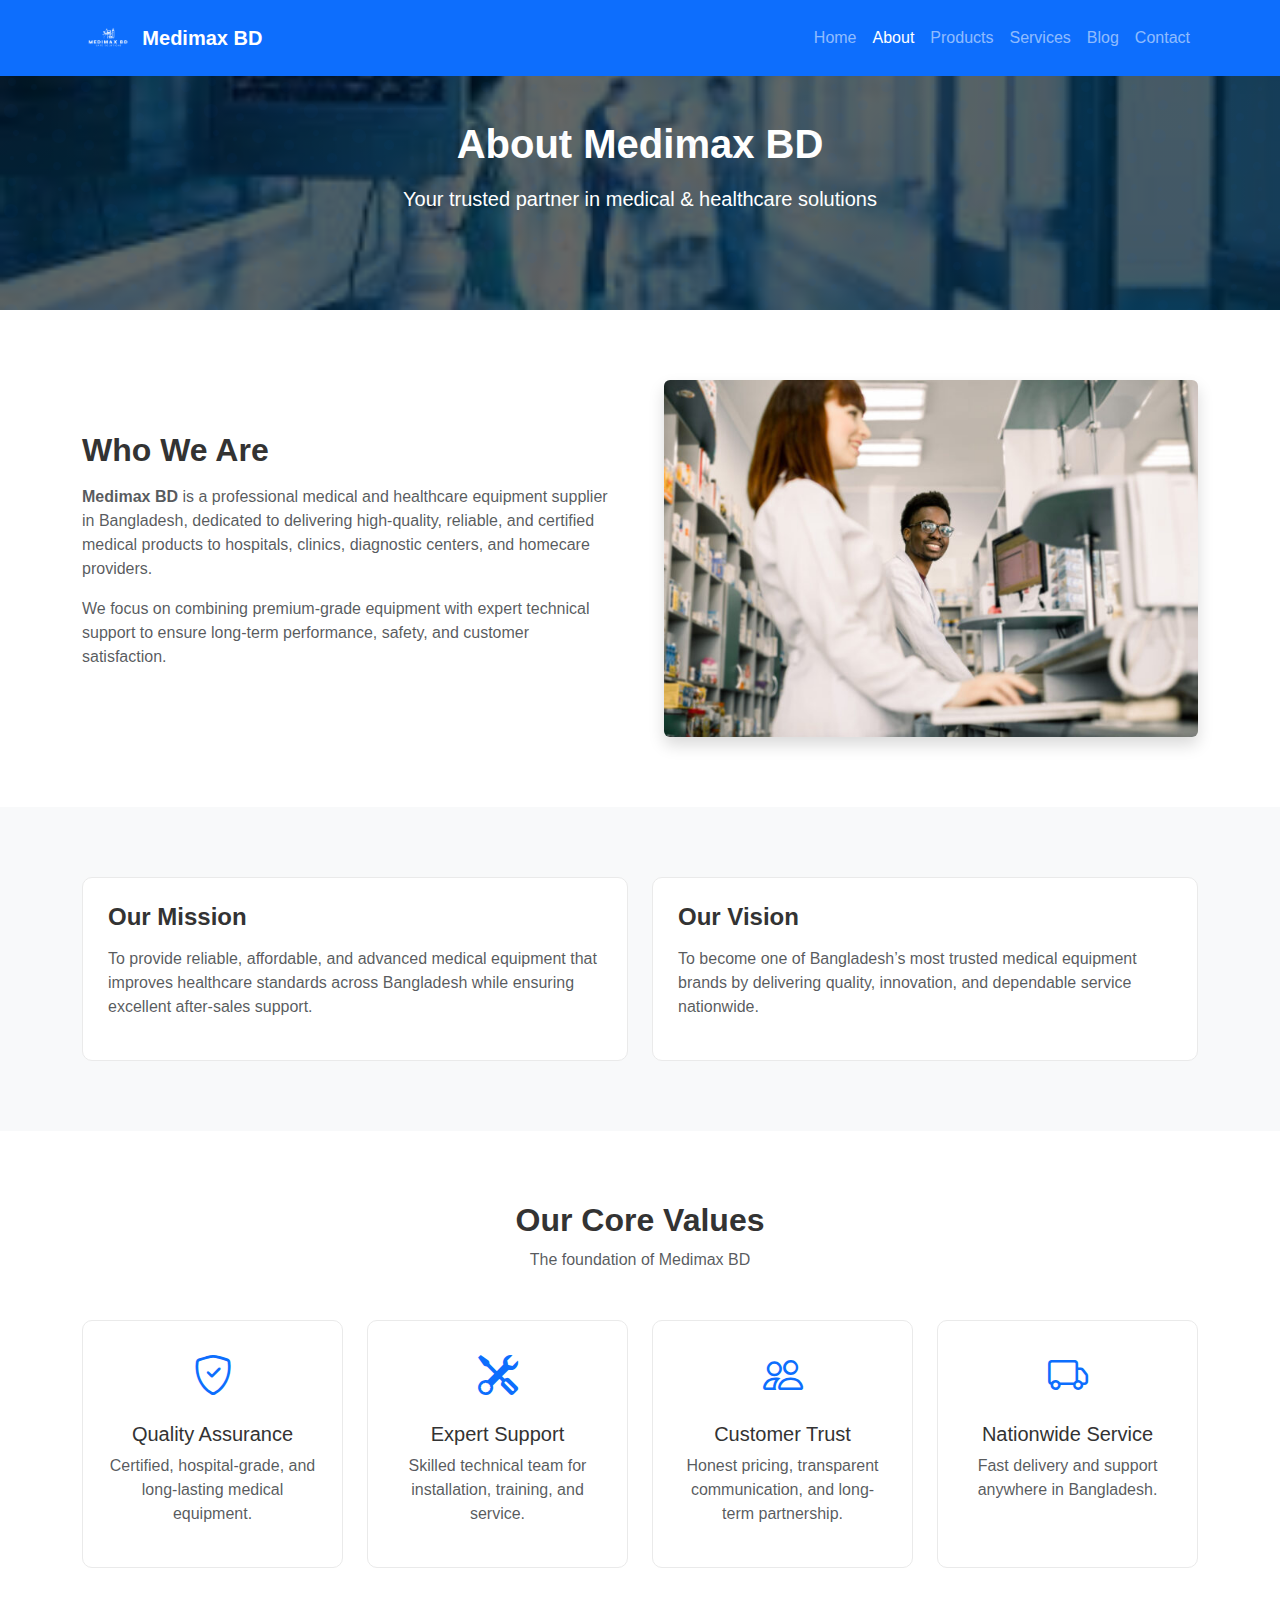
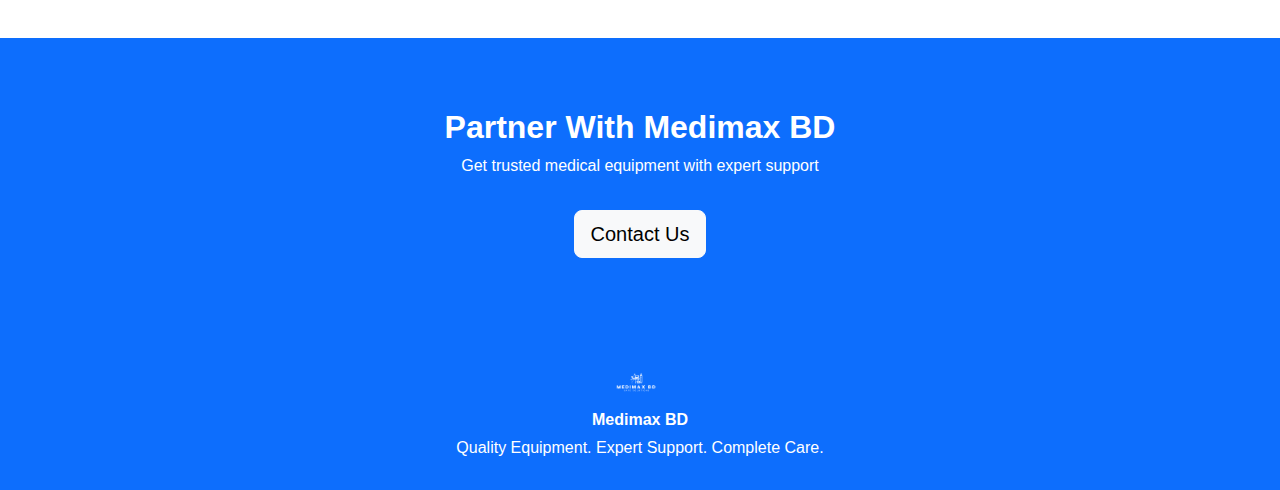
<file: about.html>
<!DOCTYPE html>
<html lang="en">

<head>
    <meta charset="UTF-8" />
    <meta name="viewport" content="width=device-width, initial-scale=1" />
    <title>About Us | Medimax BD – Trusted Medical Equipment Supplier</title>

    <meta name="description"
        content="Learn about Medimax BD – a trusted medical and healthcare equipment supplier in Bangladesh providing premium quality products, expert support, and nationwide service." />

    <!-- Bootstrap CSS -->
    <link href="https://cdn.jsdelivr.net/npm/bootstrap@5.3.2/dist/css/bootstrap.min.css" rel="stylesheet">

    <link rel="stylesheet" href="https://cdn.jsdelivr.net/npm/bootstrap-icons@1.11.1/font/bootstrap-icons.css">

    <!-- custom css  -->
     <link rel="stylesheet" href="asset/css/style.css">
</head>

<body>

    <!-- NAVBAR -->
    <nav class="navbar navbar-expand-lg navbar-dark bg-primary fixed-top">
        <div class="container">
            <a class="navbar-brand fw-bold d-flex align-items-center" href="index.html">
                <img src="asset/images/logo.svg" alt="Medimax BD Logo" height="50" class="me-2 logo-white">
                Medimax BD
            </a>
            <button class="navbar-toggler" type="button" data-bs-toggle="collapse" data-bs-target="#menu">
                <span class="navbar-toggler-icon"></span>
            </button>
            <div class="collapse navbar-collapse" id="menu">
                <ul class="navbar-nav ms-auto mb-2 mb-lg-0">
                    <li class="nav-item"><a class="nav-link" href="index.html">Home</a></li>
                    <li class="nav-item"><a class="nav-link active" href="about.html">About</a></li>
                    <li class="nav-item"><a class="nav-link" href="products.html">Products</a></li>
                    <li class="nav-item"><a class="nav-link" href="service.html">Services</a></li>
                    <li class="nav-item"><a class="nav-link" href="blog.html">Blog</a></li>
                    <li class="nav-item"><a class="nav-link" href="contact.html">Contact</a></li>
                </ul>
            </div>
        </div>
    </nav>

    <!-- PAGE HEADER -->
    <section class="page-header">
        <div class="container">
            <h1 class="fw-bold">About Medimax BD</h1>
            <p class="lead mt-3">Your trusted partner in medical & healthcare solutions</p>
        </div>
    </section>

    <!-- ABOUT CONTENT -->
    <section class="section-padding">
        <div class="container">
            <div class="row align-items-center g-5">
                <div class="col-md-6">
                    <h2 class="fw-bold mb-3">Who We Are</h2>
                    <p class="text-muted">
                        <strong>Medimax BD</strong> is a professional medical and healthcare equipment supplier in
                        Bangladesh, dedicated to delivering high-quality, reliable, and certified medical products to
                        hospitals, clinics, diagnostic centers, and homecare providers.
                    </p>
                    <p class="text-muted">
                        We focus on combining premium-grade equipment with expert technical support to ensure long-term
                        performance, safety, and customer satisfaction.
                    </p>
                </div>
                <div class="col-md-6">
                    <img src="asset/images/Medical Equipment Supplier.jpg"
                        class="img-fluid rounded shadow" alt="Medical Equipment Supplier">
                </div>
            </div>
        </div>
    </section>

    <!-- MISSION & VISION -->
    <section class="section-padding bg-light">
        <div class="container">
            <div class="row g-4">
                <div class="col-md-6">
                    <div class="value-box">
                        <h4 class="fw-bold">Our Mission</h4>
                        <p class="text-muted mt-3">
                            To provide reliable, affordable, and advanced medical equipment that improves healthcare
                            standards across Bangladesh while ensuring excellent after-sales support.
                        </p>
                    </div>
                </div>
                <div class="col-md-6">
                    <div class="value-box">
                        <h4 class="fw-bold">Our Vision</h4>
                        <p class="text-muted mt-3">
                            To become one of Bangladesh’s most trusted medical equipment brands by delivering quality,
                            innovation, and dependable service nationwide.
                        </p>
                    </div>
                </div>
            </div>
        </div>
    </section>

    <!-- CORE VALUES -->
    <section class="section-padding">
    <div class="container">
        <div class="text-center mb-5">
            <h2 class="fw-bold">Our Core Values</h2>
            <p class="text-muted">The foundation of Medimax BD</p>
        </div>

        <div class="row g-4">
            <div class="col-md-3">
                <div class="value-box text-center">
                    <div class="fs-1 text-primary mb-3">
                        <i class="bi bi-shield-check"></i>
                    </div>
                    <h5>Quality Assurance</h5>
                    <p class="text-muted">
                        Certified, hospital-grade, and long-lasting medical equipment.
                    </p>
                </div>
            </div>

            <div class="col-md-3">
                <div class="value-box text-center">
                    <div class="fs-1 text-primary mb-3">
                        <i class="bi bi-tools"></i>
                    </div>
                    <h5>Expert Support</h5>
                    <p class="text-muted">
                        Skilled technical team for installation, training, and service.
                    </p>
                </div>
            </div>

            <div class="col-md-3">
                <div class="value-box text-center">
                    <div class="fs-1 text-primary mb-3">
                        <i class="bi bi-people"></i>
                    </div>
                    <h5>Customer Trust</h5>
                    <p class="text-muted">
                        Honest pricing, transparent communication, and long-term partnership.
                    </p>
                </div>
            </div>

            <div class="col-md-3">
                <div class="value-box text-center">
                    <div class="fs-1 text-primary mb-3">
                        <i class="bi bi-truck"></i>
                    </div>
                    <h5>Nationwide Service</h5>
                    <p class="text-muted">
                        Fast delivery and support anywhere in Bangladesh.
                    </p>
                </div>
            </div>
        </div>
    </div>
</section>


    <!-- CTA -->
    <section class="section-padding bg-primary text-white text-center">
        <div class="container">
            <h2 class="fw-bold">Partner With Medimax BD</h2>
            <p class="mt-2">Get trusted medical equipment with expert support</p>
            <a href="contact.html" class="btn btn-light btn-lg mt-3">Contact Us</a>
        </div>
    </section>

    <!-- FOOTER -->
    <footer class="text-center">
        <div class="container">
            <img src="asset/images/logo.svg" alt="Medimax BD Logo" height="50" class="me-2 logo-white">
            <p class="mb-1 fw-bold">Medimax BD</p>
            <p class="mb-0">Quality Equipment. Expert Support. Complete Care.</p>
        </div>
    </footer>

    <!-- Bootstrap JS -->
    <script src="https://cdn.jsdelivr.net/npm/bootstrap@5.3.2/dist/js/bootstrap.bundle.min.js"></script>
</body>

</html>
</file>
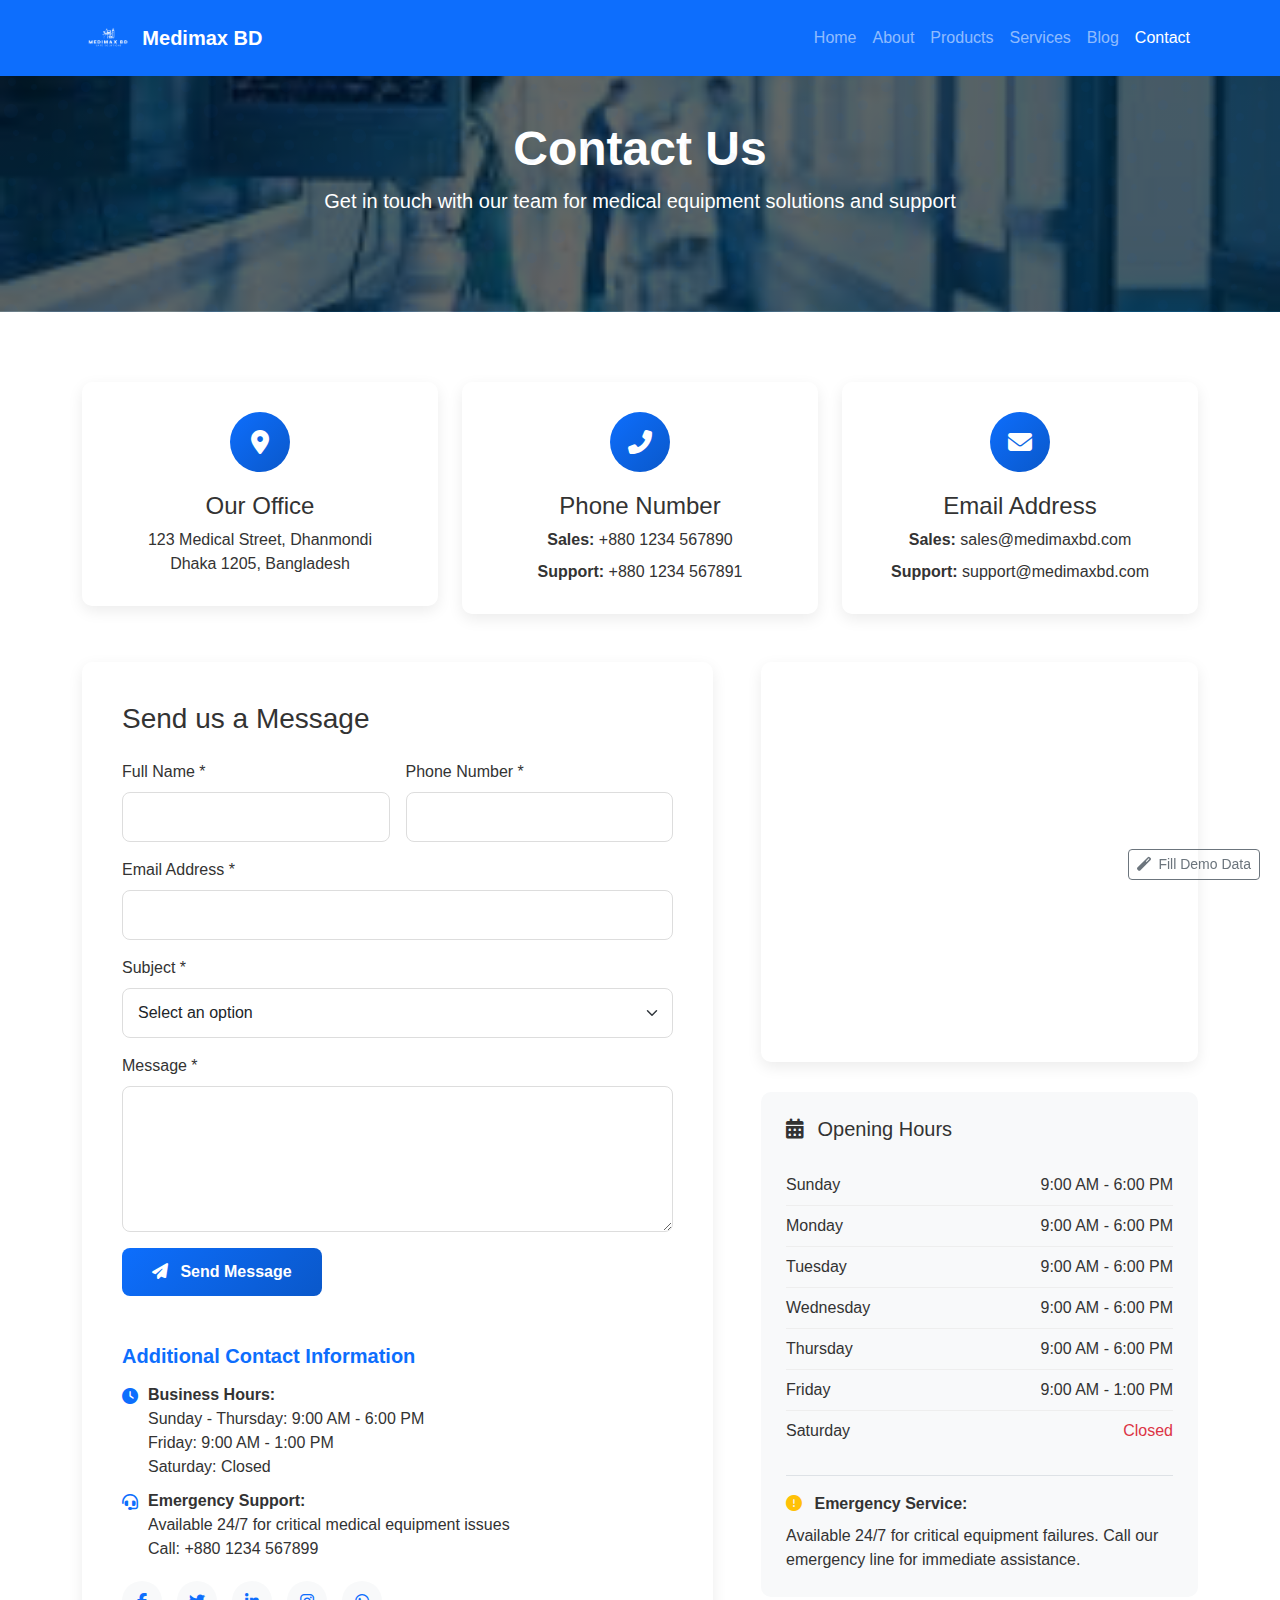
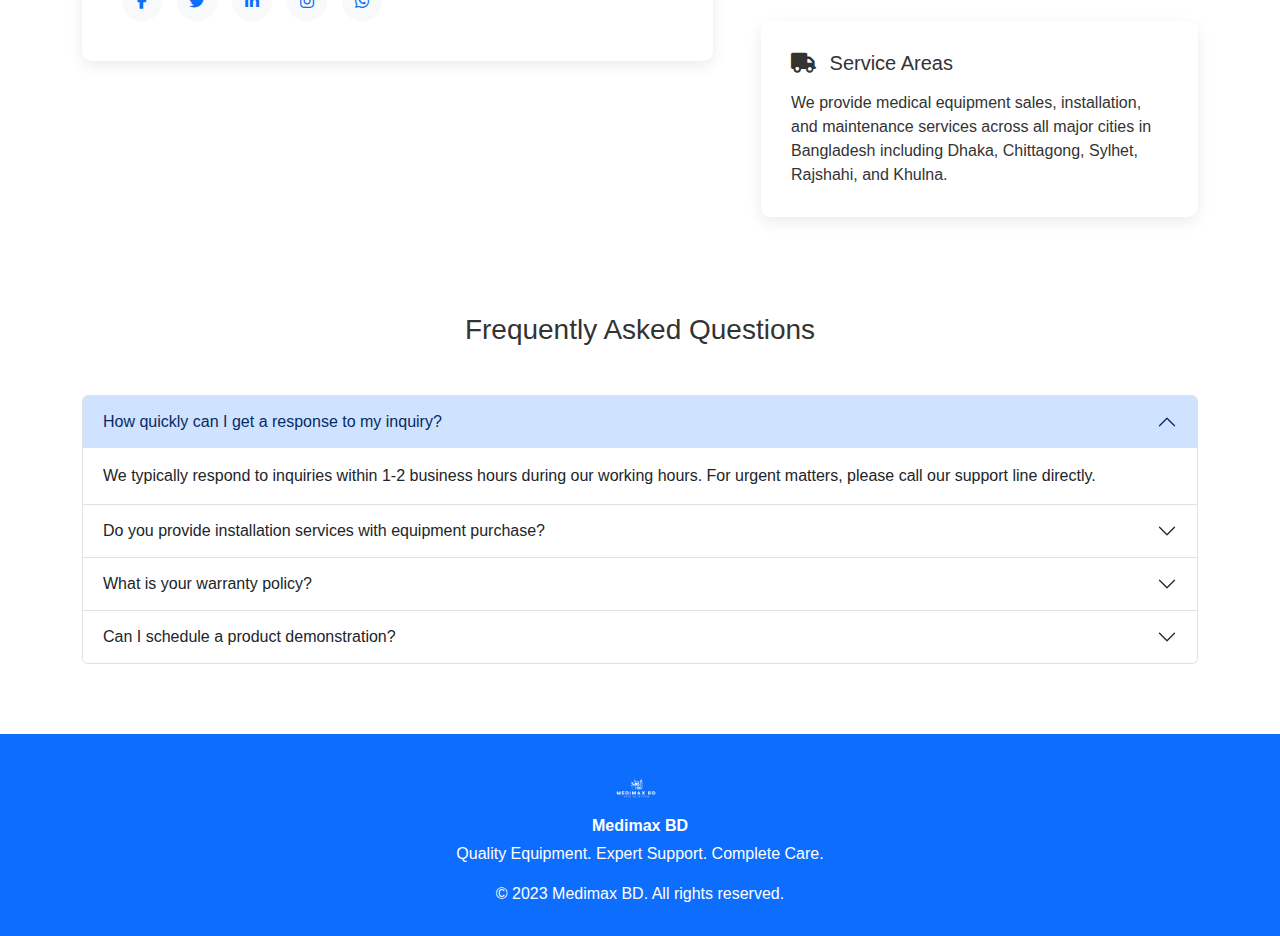
<file: contact.html>
<!DOCTYPE html>
<html lang="en">

<head>
    <meta charset="UTF-8">
    <meta name="viewport" content="width=device-width, initial-scale=1">
    <title>Medimax BD | Contact Us</title>
    <meta name="description" content="Contact Medimax BD for medical equipment inquiries, support, and services in Bangladesh.">

    <!-- Bootstrap CSS -->
    <link href="https://cdn.jsdelivr.net/npm/bootstrap@5.3.2/dist/css/bootstrap.min.css" rel="stylesheet">
    
    <!-- Font Awesome for icons -->
    <link rel="stylesheet" href="https://cdnjs.cloudflare.com/ajax/libs/font-awesome/6.4.0/css/all.min.css">

    <!-- custom css -->
     <link rel="stylesheet" href="asset/css/style.css">
</head>

<body>

<!-- COMPLETE NAVBAR -->
<nav class="navbar navbar-expand-lg navbar-dark bg-primary fixed-top">
    <div class="container">
       <a class="navbar-brand fw-bold d-flex align-items-center" href="index.html">
                <img src="asset/images/logo.svg" alt="Medimax BD Logo" height="50" class="me-2 logo-white">
                Medimax BD
            </a>
        <button class="navbar-toggler" type="button" data-bs-toggle="collapse" data-bs-target="#navbarNav">
            <span class="navbar-toggler-icon"></span>
        </button>
        <div class="collapse navbar-collapse" id="navbarNav">
            <ul class="navbar-nav ms-auto">
                <li class="nav-item"><a class="nav-link" href="index.html">Home</a></li>
                <li class="nav-item"><a class="nav-link" href="about.html">About</a></li>
                <li class="nav-item"><a class="nav-link" href="products.html">Products</a></li>
                <li class="nav-item"><a class="nav-link" href="service.html">Services</a></li>
                <li class="nav-item"><a class="nav-link" href="blog.html">Blog</a></li>
                <li class="nav-item"><a class="nav-link active" href="contact.html">Contact</a></li>
            </ul>
        </div>
    </div>
</nav>

<!-- HEADER -->
<section class="page-header">
    <div class="container">
        <h1 class="display-5 fw-bold">Contact Us</h1>
        <p class="lead">Get in touch with our team for medical equipment solutions and support</p>
    </div>
</section>

<!-- CONTACT SECTION -->
<section class="section-padding">
    <div class="container">
        <!-- Contact Info Cards -->
        <div class="row g-4 mb-5">
            <div class="col-lg-4 col-md-6">
                <div class="contact-info-card text-center">
                    <div class="contact-icon mx-auto">
                        <i class="fas fa-map-marker-alt"></i>
                    </div>
                    <h4>Our Office</h4>
                    <p class="mb-0">123 Medical Street, Dhanmondi<br>Dhaka 1205, Bangladesh</p>
                </div>
            </div>
            
            <div class="col-lg-4 col-md-6">
                <div class="contact-info-card text-center">
                    <div class="contact-icon mx-auto">
                        <i class="fas fa-phone-alt"></i>
                    </div>
                    <h4>Phone Number</h4>
                    <p class="mb-2"><strong>Sales:</strong> +880 1234 567890</p>
                    <p class="mb-0"><strong>Support:</strong> +880 1234 567891</p>
                </div>
            </div>
            
            <div class="col-lg-4 col-md-6">
                <div class="contact-info-card text-center">
                    <div class="contact-icon mx-auto">
                        <i class="fas fa-envelope"></i>
                    </div>
                    <h4>Email Address</h4>
                    <p class="mb-2"><strong>Sales:</strong> sales@medimaxbd.com</p>
                    <p class="mb-0"><strong>Support:</strong> support@medimaxbd.com</p>
                </div>
            </div>
        </div>
        
        <div class="row g-5">
            <!-- Contact Form & Details -->
            <div class="col-lg-7">
                <div class="contact-form">
                    <h3 class="mb-4">Send us a Message</h3>
                    <div id="formMessage" class="alert alert-success d-none">
                        <i class="fas fa-check-circle me-2"></i>
                        <span>Your message has been sent successfully. We'll get back to you soon!</span>
                    </div>
                    
                    <form id="contactForm">
                        <div class="row g-3">
                            <div class="col-md-6">
                                <label for="name" class="form-label">Full Name *</label>
                                <input type="text" class="form-control" id="name" required>
                            </div>
                            <div class="col-md-6">
                                <label for="phone" class="form-label">Phone Number *</label>
                                <input type="tel" class="form-control" id="phone" required>
                            </div>
                            <div class="col-12">
                                <label for="email" class="form-label">Email Address *</label>
                                <input type="email" class="form-control" id="email" required>
                            </div>
                            <div class="col-12">
                                <label for="subject" class="form-label">Subject *</label>
                                <select class="form-select" id="subject" required>
                                    <option value="" selected disabled>Select an option</option>
                                    <option value="product-inquiry">Product Inquiry</option>
                                    <option value="quote-request">Request a Quote</option>
                                    <option value="technical-support">Technical Support</option>
                                    <option value="maintenance">Maintenance Service</option>
                                    <option value="partnership">Business Partnership</option>
                                    <option value="other">Other</option>
                                </select>
                            </div>
                            <div class="col-12">
                                <label for="message" class="form-label">Message *</label>
                                <textarea class="form-control" id="message" rows="5" required></textarea>
                            </div>
                            <div class="col-12">
                                <button type="submit" class="btn btn-primary">
                                    <i class="fas fa-paper-plane me-2"></i> Send Message
                                </button>
                            </div>
                        </div>
                    </form>
                    
                    <div class="contact-details mt-5">
                        <h5>Additional Contact Information</h5>
                        <ul>
                            <li>
                                <i class="fas fa-clock"></i>
                                <div>
                                    <strong>Business Hours:</strong><br>
                                    Sunday - Thursday: 9:00 AM - 6:00 PM<br>
                                    Friday: 9:00 AM - 1:00 PM<br>
                                    Saturday: Closed
                                </div>
                            </li>
                            <li>
                                <i class="fas fa-headset"></i>
                                <div>
                                    <strong>Emergency Support:</strong><br>
                                    Available 24/7 for critical medical equipment issues<br>
                                    Call: +880 1234 567899
                                </div>
                            </li>
                        </ul>
                        
                        <div class="social-links">
                            <a href="#" class="social-link">
                                <i class="fab fa-facebook-f"></i>
                            </a>
                            <a href="#" class="social-link">
                                <i class="fab fa-twitter"></i>
                            </a>
                            <a href="#" class="social-link">
                                <i class="fab fa-linkedin-in"></i>
                            </a>
                            <a href="#" class="social-link">
                                <i class="fab fa-instagram"></i>
                            </a>
                            <a href="#" class="social-link">
                                <i class="fab fa-whatsapp"></i>
                            </a>
                        </div>
                    </div>
                </div>
            </div>
            
            <!-- Map & Opening Hours -->
            <div class="col-lg-5">
                <div class="map-container mb-4">
                    <iframe src="https://www.google.com/maps/embed?pb=!1m18!1m12!1m3!1d3651.8624154247685!2d90.37847097505164!3d23.750062978670403!2m3!1f0!2f0!3f0!3m2!1i1024!2i768!4f13.1!3m3!1m2!1s0x3755b8ada2664e21%3A0x3c872fd17bc11ddb!2sDhanmondi%2C%20Dhaka%201205!5e0!3m2!1sen!2sbd!4v1689157685732!5m2!1sen!2sbd" 
                            allowfullscreen="" loading="lazy" referrerpolicy="no-referrer-when-downgrade">
                    </iframe>
                </div>
                
                <div class="opening-hours">
                    <h5 class="mb-4"><i class="fas fa-calendar-alt me-2"></i> Opening Hours</h5>
                    <table>
                        <tr>
                            <td>Sunday</td>
                            <td>9:00 AM - 6:00 PM</td>
                        </tr>
                        <tr>
                            <td>Monday</td>
                            <td>9:00 AM - 6:00 PM</td>
                        </tr>
                        <tr>
                            <td>Tuesday</td>
                            <td>9:00 AM - 6:00 PM</td>
                        </tr>
                        <tr>
                            <td>Wednesday</td>
                            <td>9:00 AM - 6:00 PM</td>
                        </tr>
                        <tr>
                            <td>Thursday</td>
                            <td>9:00 AM - 6:00 PM</td>
                        </tr>
                        <tr>
                            <td>Friday</td>
                            <td>9:00 AM - 1:00 PM</td>
                        </tr>
                        <tr>
                            <td>Saturday</td>
                            <td class="text-danger">Closed</td>
                        </tr>
                    </table>
                    
                    <div class="mt-4 pt-3 border-top">
                        <p class="mb-2"><i class="fas fa-exclamation-circle text-warning me-2"></i> <strong>Emergency Service:</strong></p>
                        <p class="mb-0">Available 24/7 for critical equipment failures. Call our emergency line for immediate assistance.</p>
                    </div>
                </div>
                
                <div class="contact-info-card mt-4">
                    <h5 class="mb-3"><i class="fas fa-truck me-2"></i> Service Areas</h5>
                    <p class="mb-0">We provide medical equipment sales, installation, and maintenance services across all major cities in Bangladesh including Dhaka, Chittagong, Sylhet, Rajshahi, and Khulna.</p>
                </div>
            </div>
        </div>
        
        <!-- FAQ Section -->
        <div class="row mt-5 pt-5">
            <div class="col-12">
                <h3 class="text-center mb-5">Frequently Asked Questions</h3>
                
                <div class="accordion" id="faqAccordion">
                    <div class="accordion-item">
                        <h2 class="accordion-header">
                            <button class="accordion-button" type="button" data-bs-toggle="collapse" data-bs-target="#faqOne">
                                How quickly can I get a response to my inquiry?
                            </button>
                        </h2>
                        <div id="faqOne" class="accordion-collapse collapse show" data-bs-parent="#faqAccordion">
                            <div class="accordion-body">
                                We typically respond to inquiries within 1-2 business hours during our working hours. For urgent matters, please call our support line directly.
                            </div>
                        </div>
                    </div>
                    
                    <div class="accordion-item">
                        <h2 class="accordion-header">
                            <button class="accordion-button collapsed" type="button" data-bs-toggle="collapse" data-bs-target="#faqTwo">
                                Do you provide installation services with equipment purchase?
                            </button>
                        </h2>
                        <div id="faqTwo" class="accordion-collapse collapse" data-bs-parent="#faqAccordion">
                            <div class="accordion-body">
                                Yes, we provide professional installation and setup services for all medical equipment purchases. Our certified technicians ensure proper installation and provide initial training to your staff.
                            </div>
                        </div>
                    </div>
                    
                    <div class="accordion-item">
                        <h2 class="accordion-header">
                            <button class="accordion-button collapsed" type="button" data-bs-toggle="collapse" data-bs-target="#faqThree">
                                What is your warranty policy?
                            </button>
                        </h2>
                        <div id="faqThree" class="accordion-collapse collapse" data-bs-parent="#faqAccordion">
                            <div class="accordion-body">
                                Most of our equipment comes with a standard 1-year warranty. Extended warranty options are available. Warranty covers manufacturing defects and includes free maintenance during the warranty period.
                            </div>
                        </div>
                    </div>
                    
                    <div class="accordion-item">
                        <h2 class="accordion-header">
                            <button class="accordion-button collapsed" type="button" data-bs-toggle="collapse" data-bs-target="#faqFour">
                                Can I schedule a product demonstration?
                            </button>
                        </h2>
                        <div id="faqFour" class="accordion-collapse collapse" data-bs-parent="#faqAccordion">
                            <div class="accordion-body">
                                Absolutely! We offer free product demonstrations at your facility or our showroom. Please contact our sales team to schedule a demonstration at your convenience.
                            </div>
                        </div>
                    </div>
                </div>
            </div>
        </div>
    </div>
</section>

<!-- FOOTER -->
<footer class="text-center">
    <div class="container">
        <img src="asset/images/logo.svg" alt="Medimax BD Logo" height="50" class="me-2 logo-white">
        <p class="fw-bold mb-1">Medimax BD</p>
        <p class="mb-0">Quality Equipment. Expert Support. Complete Care.</p>
        <p class="mt-3 mb-0">© 2023 Medimax BD. All rights reserved.</p>
    </div>
</footer>

<script>
    document.addEventListener('DOMContentLoaded', function() {
        // Form submission handling
        const contactForm = document.getElementById('contactForm');
        const formMessage = document.getElementById('formMessage');
        
        contactForm.addEventListener('submit', function(e) {
            e.preventDefault();
            
            // Get form data
            const formData = {
                name: document.getElementById('name').value,
                phone: document.getElementById('phone').value,
                email: document.getElementById('email').value,
                subject: document.getElementById('subject').value,
                message: document.getElementById('message').value
            };
            
            // In a real application, you would send this data to a server
            // For this demo, we'll simulate a successful submission
            console.log('Form submitted:', formData);
            
            // Show success message
            formMessage.classList.remove('d-none');
            
            // Reset form
            contactForm.reset();
            
            // Scroll to show the success message
            formMessage.scrollIntoView({ behavior: 'smooth', block: 'nearest' });
            
            // Hide message after 5 seconds
            setTimeout(() => {
                formMessage.classList.add('d-none');
            }, 5000);
        });
        
        // Phone number validation
        const phoneInput = document.getElementById('phone');
        phoneInput.addEventListener('input', function() {
            // Remove any non-digit characters
            this.value = this.value.replace(/\D/g, '');
            
            // Format as Bangladeshi phone number if it starts with 01
            if (this.value.startsWith('01') && this.value.length <= 11) {
                // Format: 01XXX-XXXXXX
                if (this.value.length > 3) {
                    this.value = this.value.substring(0, 3) + '-' + this.value.substring(3);
                }
                if (this.value.length > 9) {
                    this.value = this.value.substring(0, 9) + '-' + this.value.substring(9);
                }
            }
        });
        
        // Auto-fill demo button (for testing)
        const demoButton = document.createElement('button');
        demoButton.className = 'btn btn-outline-secondary btn-sm mt-3';
        demoButton.innerHTML = '<i class="fas fa-magic me-1"></i> Fill Demo Data';
        demoButton.type = 'button';
        demoButton.style.position = 'fixed';
        demoButton.style.bottom = '20px';
        demoButton.style.right = '20px';
        demoButton.style.zIndex = '1000';
        
        demoButton.addEventListener('click', function() {
            document.getElementById('name').value = 'Dr. Ahmed Rahman';
            document.getElementById('phone').value = '01712-345678';
            document.getElementById('email').value = 'ahmed@hospital.com';
            document.getElementById('subject').value = 'product-inquiry';
            document.getElementById('message').value = 'Hello, I am interested in learning more about your patient monitoring systems. Could you please send me detailed specifications and pricing information? Also, I would like to know about installation and training services.';
            
            // Scroll to form
            contactForm.scrollIntoView({ behavior: 'smooth' });
        });
        
        document.body.appendChild(demoButton);
    });
</script>

<script src="https://cdn.jsdelivr.net/npm/bootstrap@5.3.2/dist/js/bootstrap.bundle.min.js"></script>
</body>
</html>
</file>
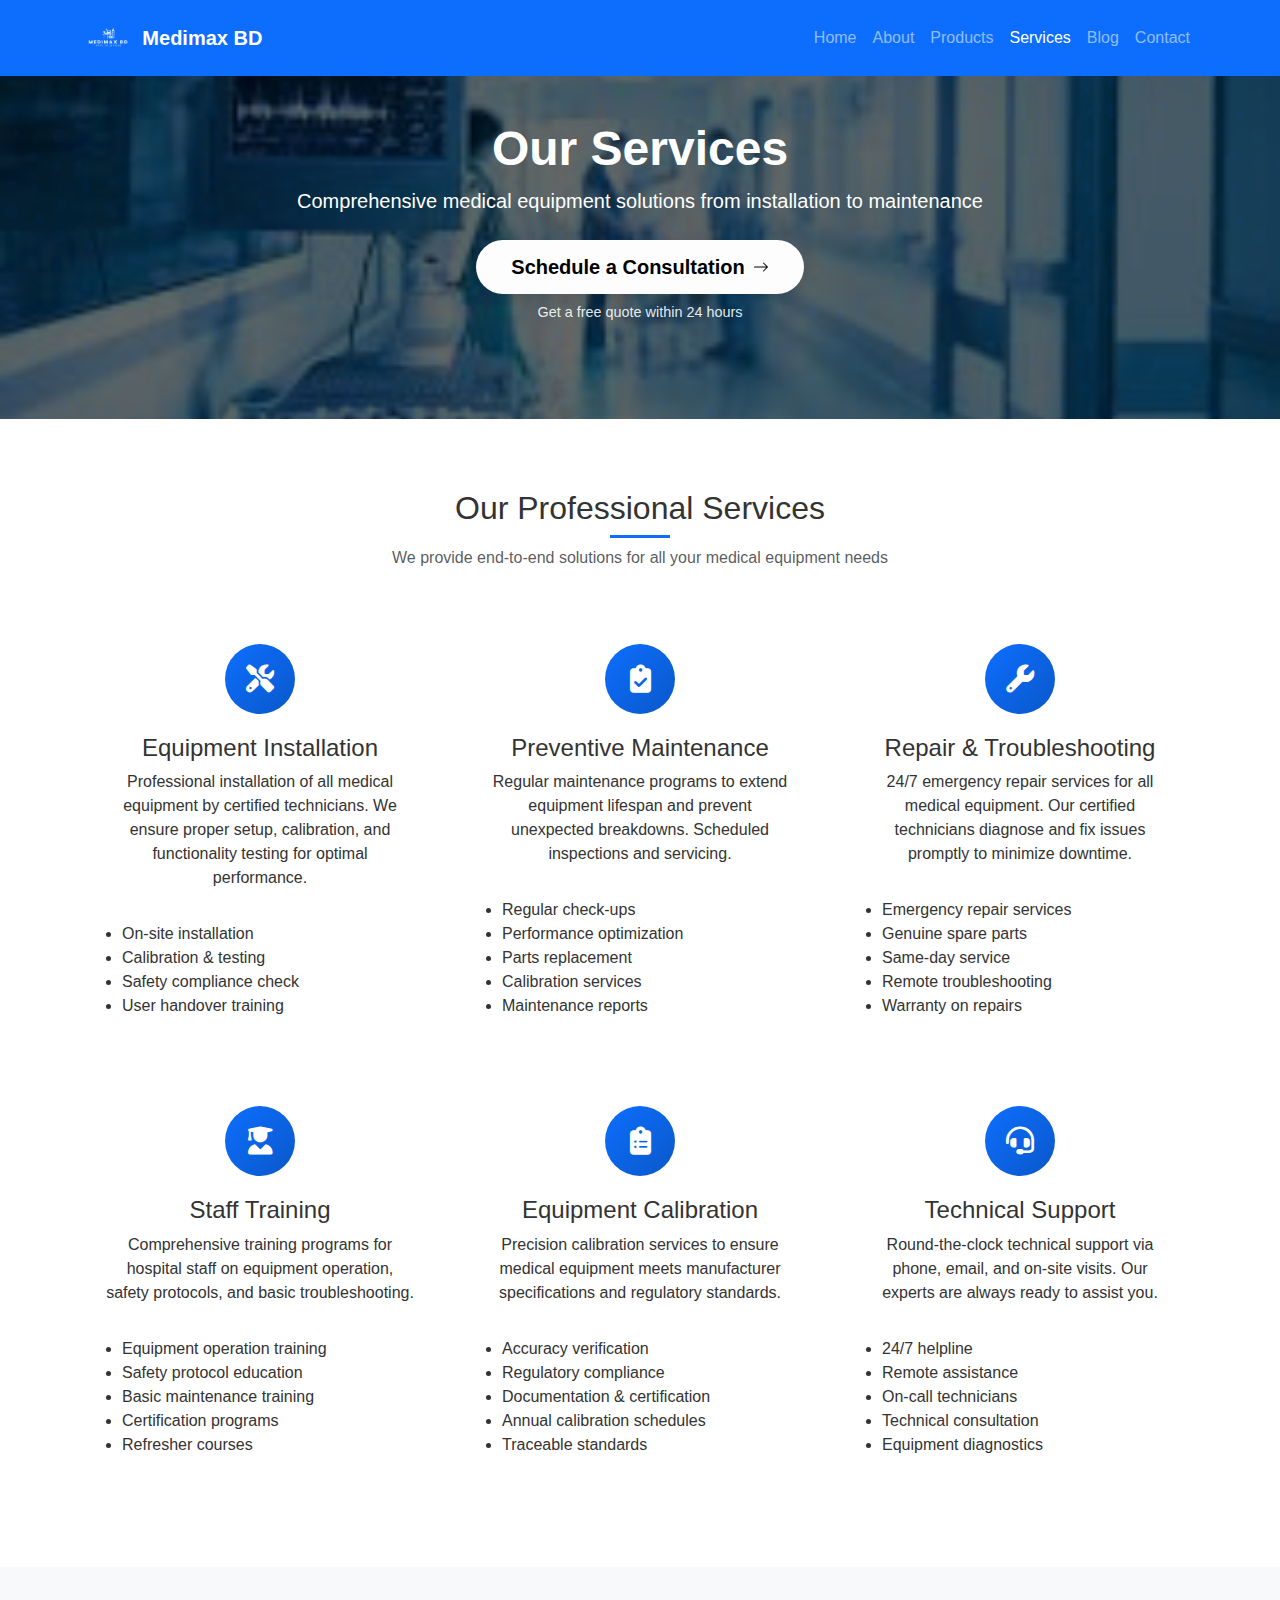
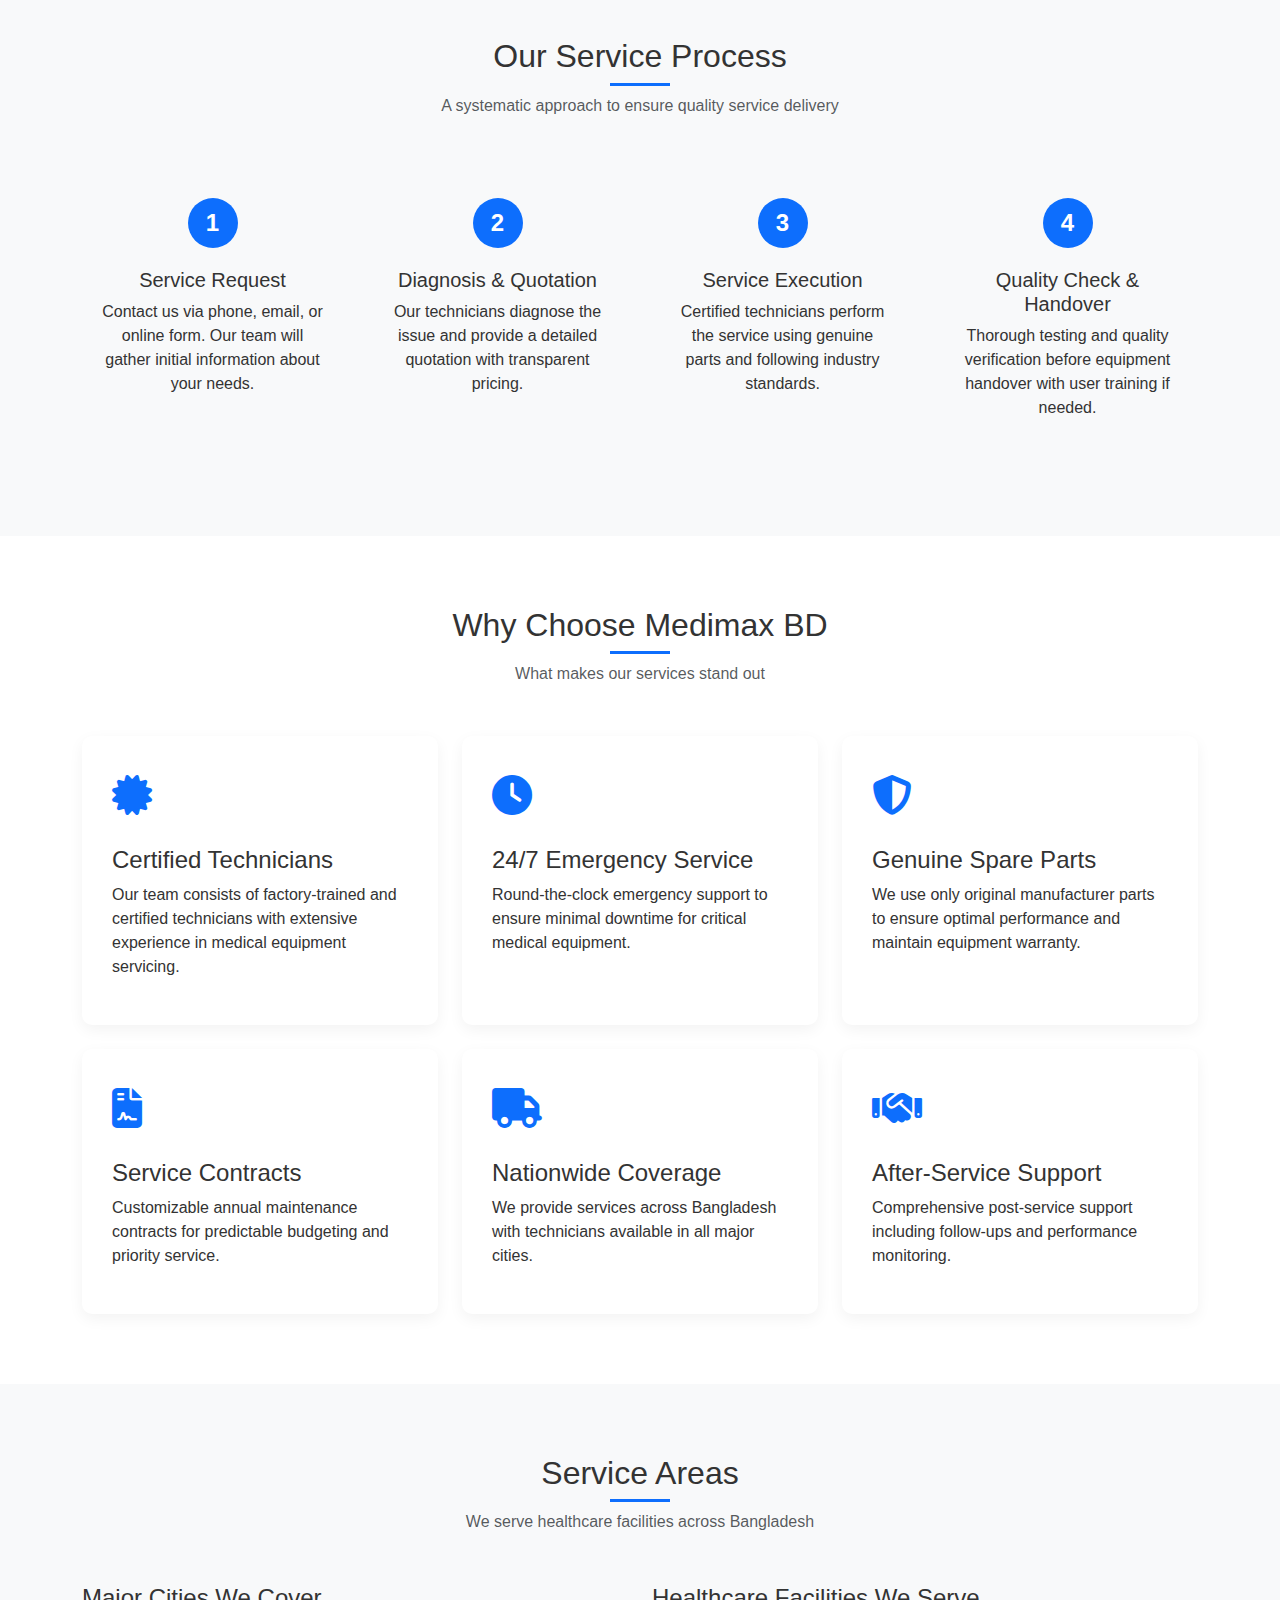
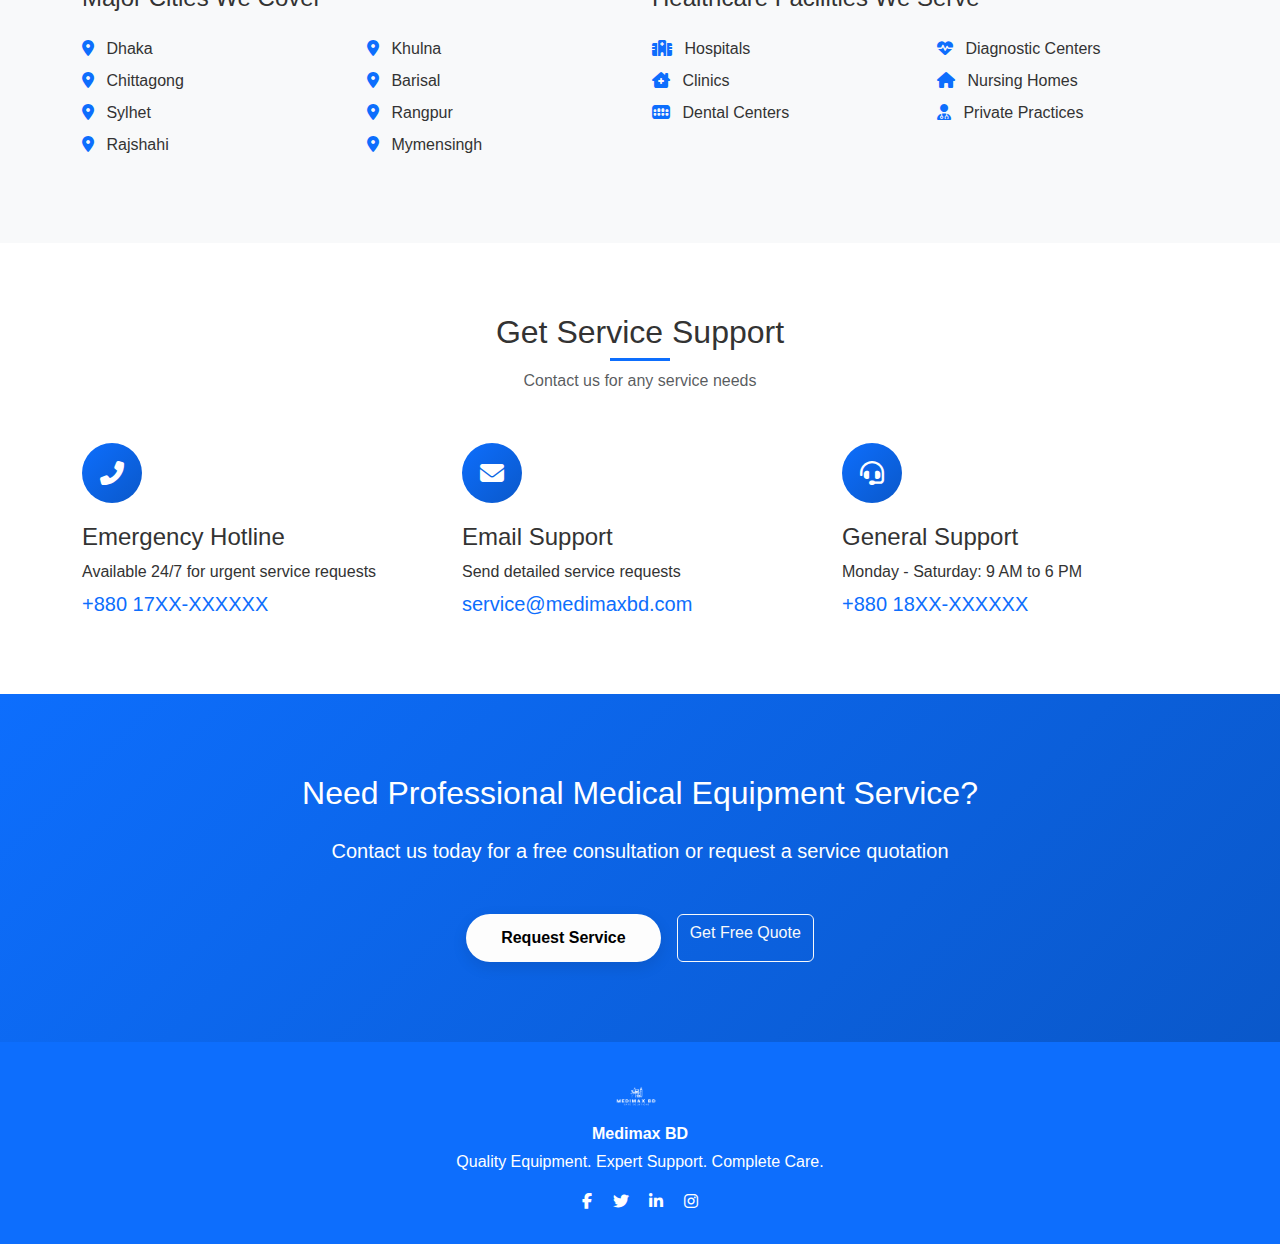
<file: service.html>
<!DOCTYPE html>
<html lang="en">

<head>
    <meta charset="UTF-8">
    <meta name="viewport" content="width=device-width, initial-scale=1">
    <title>Medimax BD | Services</title>
    <meta name="description"
        content="Professional medical equipment services in Bangladesh - Installation, Maintenance, Repair & Training">

    <!-- Bootstrap CSS -->
    <link href="https://cdn.jsdelivr.net/npm/bootstrap@5.3.2/dist/css/bootstrap.min.css" rel="stylesheet">

    <!-- Font Awesome -->
    <link rel="stylesheet" href="https://cdnjs.cloudflare.com/ajax/libs/font-awesome/6.4.0/css/all.min.css">

    <!-- custom css -->
     <link rel="stylesheet" href="asset/css/style.css">
    
</head>

<body>

    <!-- NAVBAR -->
    <nav class="navbar navbar-expand-lg navbar-dark bg-primary fixed-top">
        <div class="container">
            <a class="navbar-brand fw-bold d-flex align-items-center" href="index.html">
                <img src="asset/images/logo.svg" alt="Medimax BD Logo" height="50" class="me-2 logo-white">
                Medimax BD
            </a>
            <button class="navbar-toggler" type="button" data-bs-toggle="collapse" data-bs-target="#navbarNav">
                <span class="navbar-toggler-icon"></span>
            </button>
            <div class="collapse navbar-collapse" id="navbarNav">
                <ul class="navbar-nav ms-auto">
                    <li class="nav-item"><a class="nav-link" href="index.html">Home</a></li>
                    <li class="nav-item"><a class="nav-link" href="about.html">About</a></li>
                    <li class="nav-item"><a class="nav-link" href="products.html">Products</a></li>
                    <li class="nav-item"><a class="nav-link active" href="service.html">Services</a></li>
                    <li class="nav-item"><a class="nav-link" href="blog.html">Blog</a></li>
                    <li class="nav-item"><a class="nav-link" href="contact.html">Contact</a></li>
                </ul>
            </div>
        </div>
    </nav>

    <!-- HEADER -->
    <section class="page-header">
        <div class="container">
            <h1 class="display-5 fw-bold">Our Services</h1>
            <p class="lead">Comprehensive medical equipment solutions from installation to maintenance</p>

            <!-- CTA Button Section -->
            <div class="cta-container mt-4">
                <a href="#contact" class="btn btn-primary btn-lg cta-button">
                    <span>Schedule a Consultation</span>
                    <svg xmlns="http://www.w3.org/2000/svg" width="16" height="16" fill="currentColor"
                        class="bi bi-arrow-right ms-2" viewBox="0 0 16 16">
                        <path fill-rule="evenodd"
                            d="M1 8a.5.5 0 0 1 .5-.5h11.793l-3.147-3.146a.5.5 0 0 1 .708-.708l4 4a.5.5 0 0 1 0 .708l-4 4a.5.5 0 0 1-.708-.708L13.293 8.5H1.5A.5.5 0 0 1 1 8z" />
                    </svg>
                </a>
                <p class="cta-subtext mt-2">Get a free quote within 24 hours</p>
            </div>
        </div>
    </section>

    <!-- MAIN SERVICES SECTION -->
    <section class="section-padding">
        <div class="container">
            <div class="section-title">
                <h2>Our Professional Services</h2>
                <p class="text-muted">We provide end-to-end solutions for all your medical equipment needs</p>
            </div>

            <div class="row g-4">
                <!-- Service 1 -->
                <div class="col-lg-4 col-md-6">
                    <div class="service-card">
                        <div class="card-body text-center p-4">
                            <div class="service-icon">
                                <i class="fas fa-tools"></i>
                            </div>
                            <h4>Equipment Installation</h4>
                            <p>Professional installation of all medical equipment by certified technicians. We ensure
                                proper setup, calibration, and functionality testing for optimal performance.</p>
                            <ul class="text-start mt-3 ps-3">
                                <li>On-site installation</li>
                                <li>Calibration & testing</li>
                                <li>Safety compliance check</li>
                                <li>User handover training</li>
                            </ul>
                        </div>
                    </div>
                </div>

                <!-- Service 2 -->
                <div class="col-lg-4 col-md-6">
                    <div class="service-card">
                        <div class="card-body text-center p-4">
                            <div class="service-icon">
                                <i class="fas fa-clipboard-check"></i>
                            </div>
                            <h4>Preventive Maintenance</h4>
                            <p>Regular maintenance programs to extend equipment lifespan and prevent unexpected
                                breakdowns. Scheduled inspections and servicing.</p>
                            <ul class="text-start mt-3 ps-3">
                                <li>Regular check-ups</li>
                                <li>Performance optimization</li>
                                <li>Parts replacement</li>
                                <li>Calibration services</li>
                                <li>Maintenance reports</li>
                            </ul>
                        </div>
                    </div>
                </div>

                <!-- Service 3 -->
                <div class="col-lg-4 col-md-6">
                    <div class="service-card">
                        <div class="card-body text-center p-4">
                            <div class="service-icon">
                                <i class="fas fa-wrench"></i>
                            </div>
                            <h4>Repair & Troubleshooting</h4>
                            <p>24/7 emergency repair services for all medical equipment. Our certified technicians
                                diagnose and fix issues promptly to minimize downtime.</p>
                            <ul class="text-start mt-3 ps-3">
                                <li>Emergency repair services</li>
                                <li>Genuine spare parts</li>
                                <li>Same-day service</li>
                                <li>Remote troubleshooting</li>
                                <li>Warranty on repairs</li>
                            </ul>
                        </div>
                    </div>
                </div>

                <!-- Service 4 -->
                <div class="col-lg-4 col-md-6">
                    <div class="service-card">
                        <div class="card-body text-center p-4">
                            <div class="service-icon">
                                <i class="fas fa-user-graduate"></i>
                            </div>
                            <h4>Staff Training</h4>
                            <p>Comprehensive training programs for hospital staff on equipment operation, safety
                                protocols, and basic troubleshooting.</p>
                            <ul class="text-start mt-3 ps-3">
                                <li>Equipment operation training</li>
                                <li>Safety protocol education</li>
                                <li>Basic maintenance training</li>
                                <li>Certification programs</li>
                                <li>Refresher courses</li>
                            </ul>
                        </div>
                    </div>
                </div>

                <!-- Service 5 -->
                <div class="col-lg-4 col-md-6">
                    <div class="service-card">
                        <div class="card-body text-center p-4">
                            <div class="service-icon">
                                <i class="fas fa-clipboard-list"></i>
                            </div>
                            <h4>Equipment Calibration</h4>
                            <p>Precision calibration services to ensure medical equipment meets manufacturer
                                specifications and regulatory standards.</p>
                            <ul class="text-start mt-3 ps-3">
                                <li>Accuracy verification</li>
                                <li>Regulatory compliance</li>
                                <li>Documentation & certification</li>
                                <li>Annual calibration schedules</li>
                                <li>Traceable standards</li>
                            </ul>
                        </div>
                    </div>
                </div>

                <!-- Service 6 -->
                <div class="col-lg-4 col-md-6">
                    <div class="service-card">
                        <div class="card-body text-center p-4">
                            <div class="service-icon">
                                <i class="fas fa-headset"></i>
                            </div>
                            <h4>Technical Support</h4>
                            <p>Round-the-clock technical support via phone, email, and on-site visits. Our experts are
                                always ready to assist you.</p>
                            <ul class="text-start mt-3 ps-3">
                                <li>24/7 helpline</li>
                                <li>Remote assistance</li>
                                <li>On-call technicians</li>
                                <li>Technical consultation</li>
                                <li>Equipment diagnostics</li>
                            </ul>
                        </div>
                    </div>
                </div>
            </div>
        </div>
    </section>

    <!-- OUR PROCESS SECTION -->
    <section class="section-padding bg-light">
        <div class="container">
            <div class="section-title">
                <h2>Our Service Process</h2>
                <p class="text-muted">A systematic approach to ensure quality service delivery</p>
            </div>

            <div class="row g-4">
                <div class="col-lg-3 col-md-6">
                    <div class="process-step">
                        <div class="step-number">1</div>
                        <h5>Service Request</h5>
                        <p>Contact us via phone, email, or online form. Our team will gather initial information about
                            your needs.</p>
                    </div>
                </div>

                <div class="col-lg-3 col-md-6">
                    <div class="process-step">
                        <div class="step-number">2</div>
                        <h5>Diagnosis & Quotation</h5>
                        <p>Our technicians diagnose the issue and provide a detailed quotation with transparent pricing.
                        </p>
                    </div>
                </div>

                <div class="col-lg-3 col-md-6">
                    <div class="process-step">
                        <div class="step-number">3</div>
                        <h5>Service Execution</h5>
                        <p>Certified technicians perform the service using genuine parts and following industry
                            standards.</p>
                    </div>
                </div>

                <div class="col-lg-3 col-md-6">
                    <div class="process-step">
                        <div class="step-number">4</div>
                        <h5>Quality Check & Handover</h5>
                        <p>Thorough testing and quality verification before equipment handover with user training if
                            needed.</p>
                    </div>
                </div>
            </div>
        </div>
    </section>

    <!-- WHY CHOOSE US SECTION -->
    <section class="section-padding">
        <div class="container">
            <div class="section-title">
                <h2>Why Choose Medimax BD</h2>
                <p class="text-muted">What makes our services stand out</p>
            </div>

            <div class="row g-4">
                <div class="col-lg-4 col-md-6">
                    <div class="why-choose-card">
                        <div class="why-choose-icon">
                            <i class="fas fa-certificate"></i>
                        </div>
                        <h4>Certified Technicians</h4>
                        <p>Our team consists of factory-trained and certified technicians with extensive experience in
                            medical equipment servicing.</p>
                    </div>
                </div>

                <div class="col-lg-4 col-md-6">
                    <div class="why-choose-card">
                        <div class="why-choose-icon">
                            <i class="fas fa-clock"></i>
                        </div>
                        <h4>24/7 Emergency Service</h4>
                        <p>Round-the-clock emergency support to ensure minimal downtime for critical medical equipment.
                        </p>
                    </div>
                </div>

                <div class="col-lg-4 col-md-6">
                    <div class="why-choose-card">
                        <div class="why-choose-icon">
                            <i class="fas fa-shield-alt"></i>
                        </div>
                        <h4>Genuine Spare Parts</h4>
                        <p>We use only original manufacturer parts to ensure optimal performance and maintain equipment
                            warranty.</p>
                    </div>
                </div>

                <div class="col-lg-4 col-md-6">
                    <div class="why-choose-card">
                        <div class="why-choose-icon">
                            <i class="fas fa-file-contract"></i>
                        </div>
                        <h4>Service Contracts</h4>
                        <p>Customizable annual maintenance contracts for predictable budgeting and priority service.</p>
                    </div>
                </div>

                <div class="col-lg-4 col-md-6">
                    <div class="why-choose-card">
                        <div class="why-choose-icon">
                            <i class="fas fa-truck"></i>
                        </div>
                        <h4>Nationwide Coverage</h4>
                        <p>We provide services across Bangladesh with technicians available in all major cities.</p>
                    </div>
                </div>

                <div class="col-lg-4 col-md-6">
                    <div class="why-choose-card">
                        <div class="why-choose-icon">
                            <i class="fas fa-handshake"></i>
                        </div>
                        <h4>After-Service Support</h4>
                        <p>Comprehensive post-service support including follow-ups and performance monitoring.</p>
                    </div>
                </div>
            </div>
        </div>
    </section>

    <!-- SERVICE AREAS -->
    <section class="section-padding bg-light">
        <div class="container">
            <div class="section-title">
                <h2>Service Areas</h2>
                <p class="text-muted">We serve healthcare facilities across Bangladesh</p>
            </div>

            <div class="row">
                <div class="col-lg-6">
                    <h4 class="mb-4">Major Cities We Cover</h4>
                    <div class="row">
                        <div class="col-md-6">
                            <ul class="list-unstyled">
                                <li class="mb-2"><i class="fas fa-map-marker-alt text-primary me-2"></i> Dhaka</li>
                                <li class="mb-2"><i class="fas fa-map-marker-alt text-primary me-2"></i> Chittagong</li>
                                <li class="mb-2"><i class="fas fa-map-marker-alt text-primary me-2"></i> Sylhet</li>
                                <li class="mb-2"><i class="fas fa-map-marker-alt text-primary me-2"></i> Rajshahi</li>
                            </ul>
                        </div>
                        <div class="col-md-6">
                            <ul class="list-unstyled">
                                <li class="mb-2"><i class="fas fa-map-marker-alt text-primary me-2"></i> Khulna</li>
                                <li class="mb-2"><i class="fas fa-map-marker-alt text-primary me-2"></i> Barisal</li>
                                <li class="mb-2"><i class="fas fa-map-marker-alt text-primary me-2"></i> Rangpur</li>
                                <li class="mb-2"><i class="fas fa-map-marker-alt text-primary me-2"></i> Mymensingh</li>
                            </ul>
                        </div>
                    </div>
                </div>

                <div class="col-lg-6">
                    <h4 class="mb-4">Healthcare Facilities We Serve</h4>
                    <div class="row">
                        <div class="col-md-6">
                            <ul class="list-unstyled">
                                <li class="mb-2"><i class="fas fa-hospital text-primary me-2"></i> Hospitals</li>
                                <li class="mb-2"><i class="fas fa-clinic-medical text-primary me-2"></i> Clinics</li>
                                <li class="mb-2"><i class="fas fa-teeth text-primary me-2"></i> Dental Centers</li>
                            </ul>
                        </div>
                        <div class="col-md-6">
                            <ul class="list-unstyled">
                                <li class="mb-2"><i class="fas fa-heartbeat text-primary me-2"></i> Diagnostic Centers
                                </li>
                                <li class="mb-2"><i class="fas fa-home text-primary me-2"></i> Nursing Homes</li>
                                <li class="mb-2"><i class="fas fa-user-md text-primary me-2"></i> Private Practices</li>
                            </ul>
                        </div>
                    </div>
                </div>
            </div>
        </div>
    </section>

    <!-- CONTACT INFO SECTION -->
    <section class="section-padding">
        <div class="container">
            <div class="section-title">
                <h2>Get Service Support</h2>
                <p class="text-muted">Contact us for any service needs</p>
            </div>

            <div class="row g-4">
                <div class="col-lg-4 col-md-6">
                    <div class="contact-info-box">
                        <div class="contact-icon">
                            <i class="fas fa-phone-alt"></i>
                        </div>
                        <h4>Emergency Hotline</h4>
                        <p class="mb-2">Available 24/7 for urgent service requests</p>
                        <h5 class="text-primary">+880 17XX-XXXXXX</h5>
                    </div>
                </div>

                <div class="col-lg-4 col-md-6">
                    <div class="contact-info-box">
                        <div class="contact-icon">
                            <i class="fas fa-envelope"></i>
                        </div>
                        <h4>Email Support</h4>
                        <p class="mb-2">Send detailed service requests</p>
                        <h5 class="text-primary">service@medimaxbd.com</h5>
                    </div>
                </div>

                <div class="col-lg-4 col-md-6">
                    <div class="contact-info-box">
                        <div class="contact-icon">
                            <i class="fas fa-headset"></i>
                        </div>
                        <h4>General Support</h4>
                        <p class="mb-2">Monday - Saturday: 9 AM to 6 PM</p>
                        <h5 class="text-primary">+880 18XX-XXXXXX</h5>
                    </div>
                </div>
            </div>
        </div>
    </section>

    <!-- CTA SECTION -->
    <section class="cta-section">
        <div class="container">
            <h2 class="mb-4">Need Professional Medical Equipment Service?</h2>
            <p class="lead mb-5">Contact us today for a free consultation or request a service quotation</p>
            <div class="d-flex flex-wrap justify-content-center gap-3">
                <a href="contact.html" class="btn cta-btn">Request Service</a>
                <a href="get-quote.html" class="btn btn-outline-light">Get Free Quote</a>
            </div>
        </div>
    </section>

    <!-- FOOTER -->
    <footer class="text-center">
        <div class="container">
            <img src="asset/images/logo.svg" alt="Medimax BD Logo" height="50" class="me-2 logo-white">
            <p class="fw-bold mb-1">Medimax BD</p>
            <p class="mb-0">Quality Equipment. Expert Support. Complete Care.</p>
            <div class="mt-3">
                <a href="#" class="text-white me-3"><i class="fab fa-facebook-f"></i></a>
                <a href="#" class="text-white me-3"><i class="fab fa-twitter"></i></a>
                <a href="#" class="text-white me-3"><i class="fab fa-linkedin-in"></i></a>
                <a href="#" class="text-white"><i class="fab fa-instagram"></i></a>
            </div>
        </div>
    </footer>

    <script src="https://cdn.jsdelivr.net/npm/bootstrap@5.3.2/dist/js/bootstrap.bundle.min.js"></script>
</body>

</html>
</file>
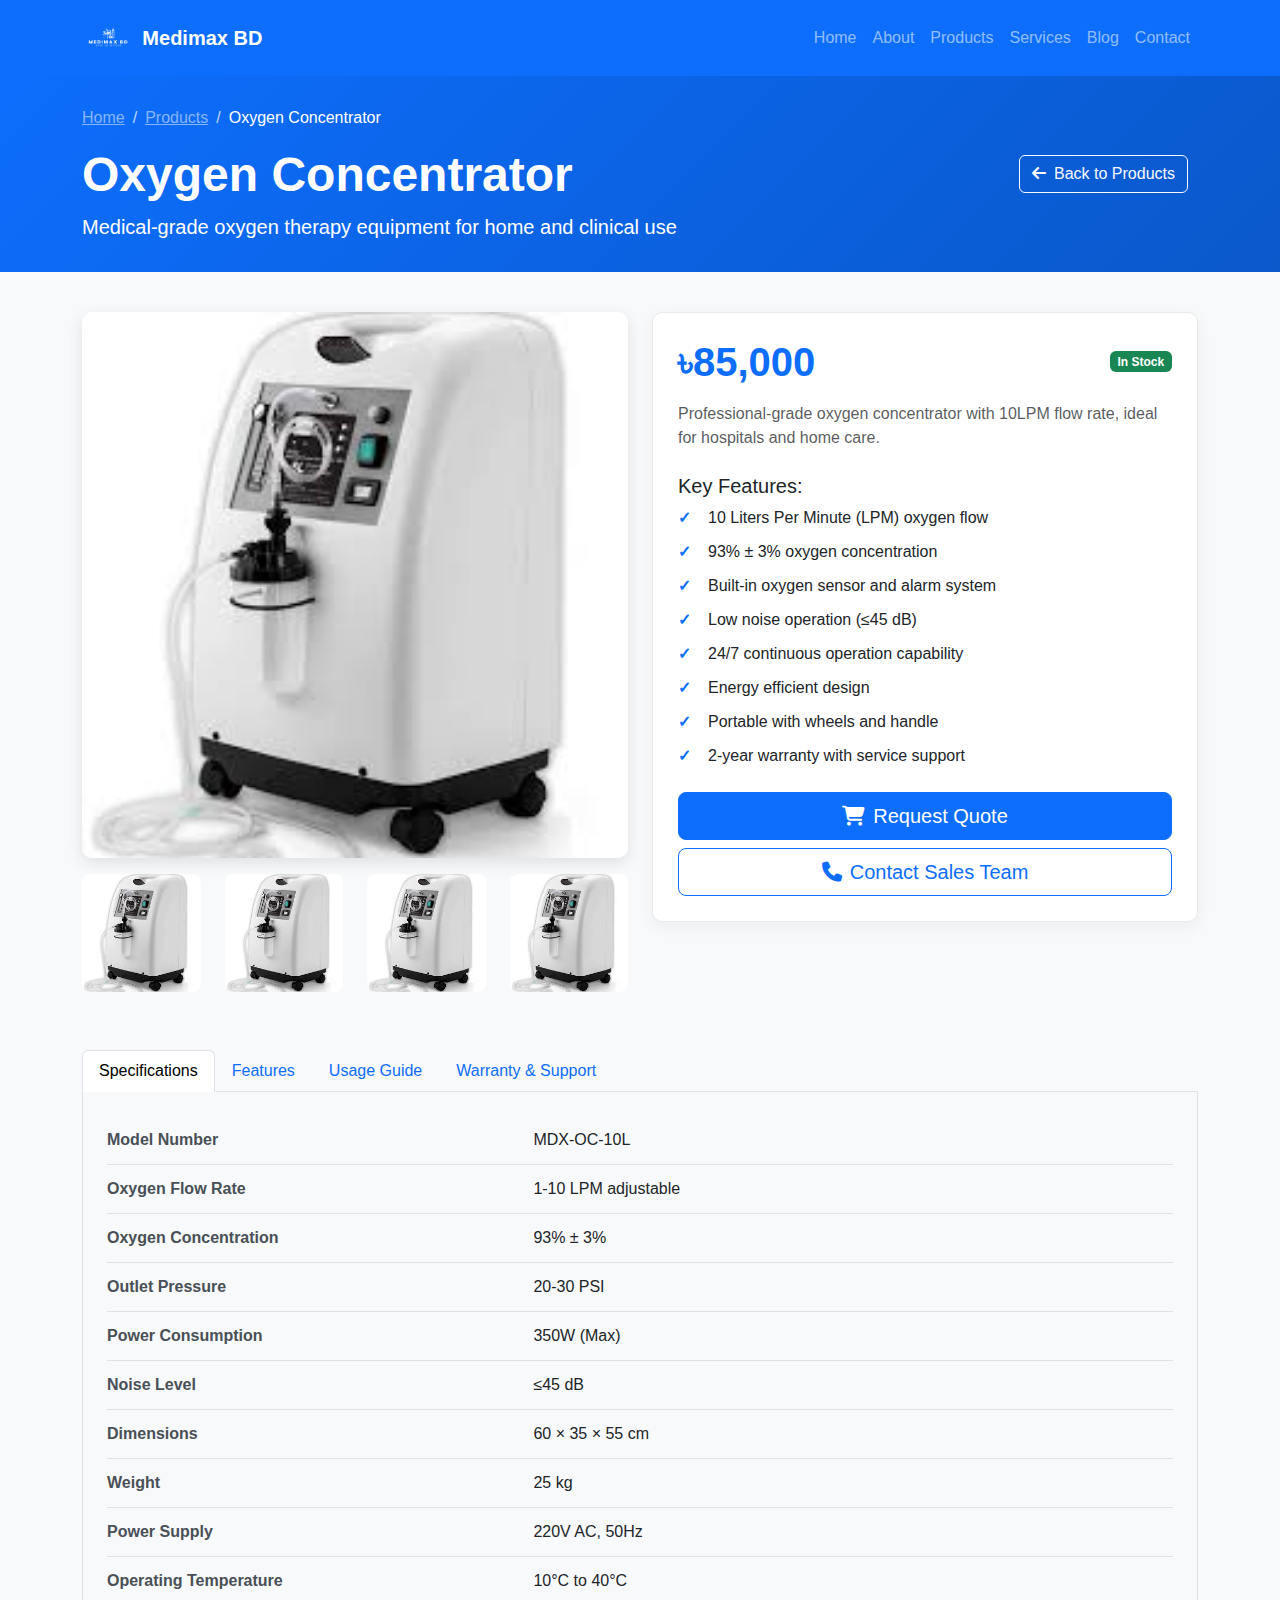
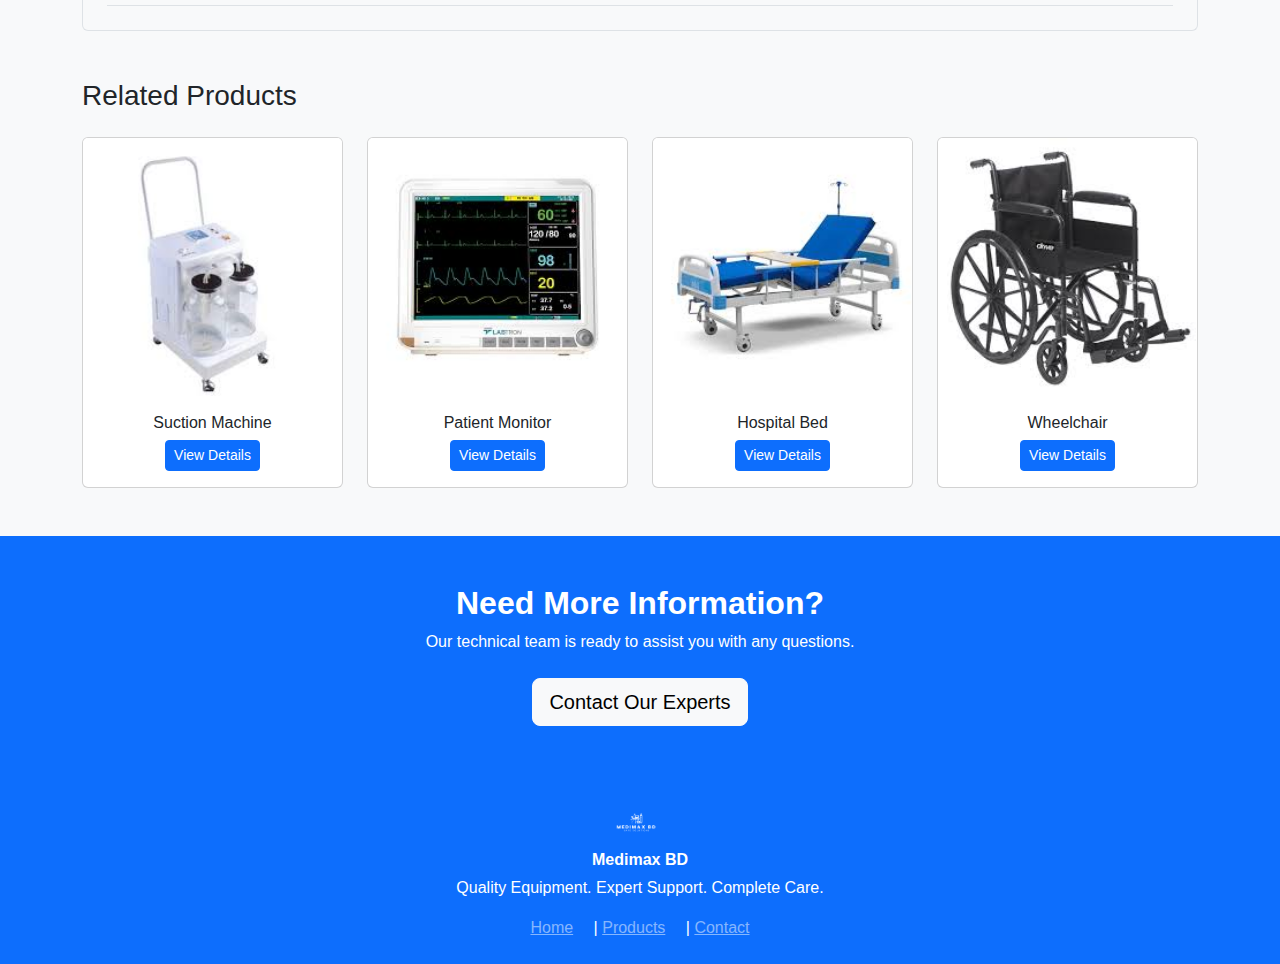
<file: asset/products/oxygen-concentrator.html>
<!DOCTYPE html>
<html lang="en">

<head>
    <meta charset="UTF-8" />
    <meta name="viewport" content="width=device-width, initial-scale=1" />
    <title>Oxygen Concentrator - Medimax BD</title>
    <meta name="description" content="High-quality Oxygen Concentrator for home and hospital use. Reliable oxygen therapy solution." />
    
    <!-- Bootstrap CSS -->
    <link href="https://cdn.jsdelivr.net/npm/bootstrap@5.3.2/dist/css/bootstrap.min.css" rel="stylesheet">
    
    <!-- Font Awesome -->
    <link rel="stylesheet" href="https://cdnjs.cloudflare.com/ajax/libs/font-awesome/6.4.0/css/all.min.css">
    
    <style>
        body {
            font-family: 'Segoe UI', Tahoma, Geneva, Verdana, sans-serif;
            padding-top: 76px;
            background-color: #f8f9fa;
        }
        
        .product-header {
            background: linear-gradient(135deg, #0d6efd, #0a58ca);
            color: white;
            padding: 30px 0;
            margin-bottom: 40px;
        }
        
        .product-image {
            border-radius: 10px;
            overflow: hidden;
            box-shadow: 0 5px 15px rgba(0,0,0,0.1);
        }
        
        .specs-table {
            width: 100%;
            border-collapse: collapse;
        }
        
        .specs-table tr {
            border-bottom: 1px solid #dee2e6;
        }
        
        .specs-table td {
            padding: 12px 0;
        }
        
        .specs-table td:first-child {
            font-weight: 600;
            color: #495057;
            width: 40%;
        }
        
        .price-box {
            background: white;
            border-radius: 10px;
            padding: 25px;
            box-shadow: 0 5px 15px rgba(0,0,0,0.05);
            border: 1px solid #eaeaea;
        }
        
        .price-tag {
            font-size: 2.5rem;
            font-weight: 700;
            color: #0d6efd;
        }
        
        .feature-list li {
            margin-bottom: 10px;
            padding-left: 30px;
            position: relative;
        }
        
        .feature-list li:before {
            content: "✓";
            position: absolute;
            left: 0;
            color: #0d6efd;
            font-weight: bold;
        }
        
        .logo-white {
            filter: brightness(0) invert(1);
        }
        
        .back-btn {
            margin-right: 10px;
        }
        
        .product-gallery img {
            border-radius: 8px;
            margin-bottom: 10px;
            cursor: pointer;
            transition: transform 0.3s;
        }
        
        .product-gallery img:hover {
            transform: scale(1.03);
        }
    </style>
</head>

<body>

    <!-- NAVBAR -->
    <nav class="navbar navbar-expand-lg navbar-dark bg-primary fixed-top">
        <div class="container">
            <a class="navbar-brand fw-bold d-flex align-items-center" href="../../index.html">
                <img src="../images/logo.svg" alt="Medimax BD Logo" height="50" class="me-2 logo-white">
                Medimax BD
            </a>
            <button class="navbar-toggler" type="button" data-bs-toggle="collapse" data-bs-target="#menu">
                <span class="navbar-toggler-icon"></span>
            </button>
            <div class="collapse navbar-collapse" id="menu">
                <ul class="navbar-nav ms-auto mb-2 mb-lg-0">
                    <li class="nav-item"><a class="nav-link" href="../../index.html">Home</a></li>
                    <li class="nav-item"><a class="nav-link" href="../../about.html">About</a></li>
                    <li class="nav-item"><a class="nav-link" href="../../products.html">Products</a></li>
                    <li class="nav-item"><a class="nav-link" href="../../service.html">Services</a></li>
                    <li class="nav-item"><a class="nav-link" href="../../blog.html">Blog</a></li>
                    <li class="nav-item"><a class="nav-link" href="../../contact.html">Contact</a></li>
                </ul>
            </div>
        </div>
    </nav>

    <!-- PRODUCT HEADER -->
    <div class="product-header">
        <div class="container">
            <div class="d-flex justify-content-between align-items-center">
                <div>
                    <nav aria-label="breadcrumb">
                        <ol class="breadcrumb" style="--bs-breadcrumb-divider-color: rgba(255,255,255,0.75);">
                            <li class="breadcrumb-item"><a href="../../index.html" class="text-white-50">Home</a></li>
                            <li class="breadcrumb-item"><a href="../../products.html" class="text-white-50">Products</a></li>
                            <li class="breadcrumb-item active text-white" aria-current="page">Oxygen Concentrator</li>
                        </ol>
                    </nav>
                    <h1 class="display-5 fw-bold">Oxygen Concentrator</h1>
                    <p class="lead mb-0">Medical-grade oxygen therapy equipment for home and clinical use</p>
                </div>
                <a href="../../index.html" class="btn btn-outline-light back-btn">
                    <i class="fas fa-arrow-left me-2"></i>Back to Products
                </a>
            </div>
        </div>
    </div>

    <!-- PRODUCT DETAILS -->
    <div class="container">
        <div class="row g-4">
            <!-- Product Images -->
            <div class="col-lg-6">
                <div class="product-image">
                    <img src="..//images/Oxygen Concentrator.jpeg" 
                         class="img-fluid w-100" alt="Oxygen Concentrator Main Image" id="mainImage">
                </div>
                
                <div class="row mt-3 product-gallery">
                    <div class="col-3">
                        <img src="../images/Oxygen Concentrator.jpeg" 
                             class="img-fluid" alt="Product view 1" onclick="changeImage(this.src)">
                    </div>
                    <div class="col-3">
                        <img src="../images/Oxygen Concentrator.jpeg" 
                             class="img-fluid" alt="Product view 2" onclick="changeImage(this.src)">
                    </div>
                    <div class="col-3">
                        <img src="../images/Oxygen Concentrator.jpeg" 
                             class="img-fluid" alt="Product view 3" onclick="changeImage(this.src)">
                    </div>
                    <div class="col-3">
                        <img src="../images/Oxygen Concentrator.jpeg" 
                             class="img-fluid" alt="Product view 4" onclick="changeImage(this.src)">
                    </div>
                </div>
            </div>

            <!-- Product Info -->
            <div class="col-lg-6">
                <div class="price-box mb-4">
                    <div class="d-flex justify-content-between align-items-center mb-3">
                        <h2 class="price-tag mb-0">৳85,000</h2>
                        <span class="badge bg-success">In Stock</span>
                    </div>
                    <p class="text-muted mb-4">Professional-grade oxygen concentrator with 10LPM flow rate, ideal for hospitals and home care.</p>
                    
                    <div class="mb-4">
                        <h5>Key Features:</h5>
                        <ul class="feature-list list-unstyled">
                            <li>10 Liters Per Minute (LPM) oxygen flow</li>
                            <li>93% ± 3% oxygen concentration</li>
                            <li>Built-in oxygen sensor and alarm system</li>
                            <li>Low noise operation (≤45 dB)</li>
                            <li>24/7 continuous operation capability</li>
                            <li>Energy efficient design</li>
                            <li>Portable with wheels and handle</li>
                            <li>2-year warranty with service support</li>
                        </ul>
                    </div>
                    
                    <div class="d-grid gap-2">
                        <button class="btn btn-primary btn-lg">
                            <i class="fas fa-shopping-cart me-2"></i>Request Quote
                        </button>
                        <button class="btn btn-outline-primary btn-lg">
                            <i class="fas fa-phone me-2"></i>Contact Sales Team
                        </button>
                    </div>
                </div>
            </div>
        </div>

        <!-- Product Details Tabs -->
        <div class="row mt-5">
            <div class="col-12">
                <nav>
                    <div class="nav nav-tabs" id="nav-tab" role="tablist">
                        <button class="nav-link active" id="nav-specs-tab" data-bs-toggle="tab" 
                                data-bs-target="#nav-specs" type="button">Specifications</button>
                        <button class="nav-link" id="nav-features-tab" data-bs-toggle="tab" 
                                data-bs-target="#nav-features" type="button">Features</button>
                        <button class="nav-link" id="nav-usage-tab" data-bs-toggle="tab" 
                                data-bs-target="#nav-usage" type="button">Usage Guide</button>
                        <button class="nav-link" id="nav-warranty-tab" data-bs-toggle="tab" 
                                data-bs-target="#nav-warranty" type="button">Warranty & Support</button>
                    </div>
                </nav>
                <div class="tab-content p-4 border border-top-0 rounded-bottom" id="nav-tabContent">
                    <!-- Specifications -->
                    <div class="tab-pane fade show active" id="nav-specs">
                        <table class="specs-table">
                            <tr>
                                <td>Model Number</td>
                                <td>MDX-OC-10L</td>
                            </tr>
                            <tr>
                                <td>Oxygen Flow Rate</td>
                                <td>1-10 LPM adjustable</td>
                            </tr>
                            <tr>
                                <td>Oxygen Concentration</td>
                                <td>93% ± 3%</td>
                            </tr>
                            <tr>
                                <td>Outlet Pressure</td>
                                <td>20-30 PSI</td>
                            </tr>
                            <tr>
                                <td>Power Consumption</td>
                                <td>350W (Max)</td>
                            </tr>
                            <tr>
                                <td>Noise Level</td>
                                <td>≤45 dB</td>
                            </tr>
                            <tr>
                                <td>Dimensions</td>
                                <td>60 × 35 × 55 cm</td>
                            </tr>
                            <tr>
                                <td>Weight</td>
                                <td>25 kg</td>
                            </tr>
                            <tr>
                                <td>Power Supply</td>
                                <td>220V AC, 50Hz</td>
                            </tr>
                            <tr>
                                <td>Operating Temperature</td>
                                <td>10°C to 40°C</td>
                            </tr>
                        </table>
                    </div>
                    
                    <!-- Features -->
                    <div class="tab-pane fade" id="nav-features">
                        <h5>Advanced Features:</h5>
                        <ul class="feature-list">
                            <li>Intelligent alarm system for low oxygen, high temperature, and power failure</li>
                            <li>Built-in oxygen concentration monitor with digital display</li>
                            <li>Automatic shutdown in case of system failure</li>
                            <li>Multiple outlet ports for different flow requirements</li>
                            <li>Energy-saving mode for continuous operation</li>
                            <li>Easy-to-clean dust filter system</li>
                            <li>Portable design with smooth-rolling wheels</li>
                            <li>Compatible with humidifier bottle</li>
                        </ul>
                    </div>
                    
                    <!-- Usage Guide -->
                    <div class="tab-pane fade" id="nav-usage">
                        <h5>Recommended Usage:</h5>
                        <ul class="feature-list">
                            <li>Hospital ICU and general wards</li>
                            <li>Home oxygen therapy</li>
                            <li>Emergency medical services</li>
                            <li>Nursing homes and clinics</li>
                            <li>Rehabilitation centers</li>
                        </ul>
                        <h5 class="mt-4">Maintenance:</h5>
                        <p>Regular cleaning of filters every 2 weeks. Professional servicing recommended every 6 months.</p>
                    </div>
                    
                    <!-- Warranty -->
                    <div class="tab-pane fade" id="nav-warranty">
                        <h5>Warranty Information:</h5>
                        <ul class="feature-list">
                            <li>2 years comprehensive warranty</li>
                            <li>Free installation and basic training</li>
                            <li>24/7 technical support hotline</li>
                            <li>On-site service within 48 hours in major cities</li>
                            <li>Lifetime free consultation</li>
                        </ul>
                        <h5 class="mt-4">Delivery:</h5>
                        <p>Free delivery across Bangladesh. Installation by certified technicians included.</p>
                    </div>
                </div>
            </div>
        </div>

        <!-- Related Products -->
        <div class="row mt-5">
            <div class="col-12">
                <h3 class="mb-4">Related Products</h3>
                <div class="row g-4">
                    <div class="col-md-3">
                        <div class="card h-100">
                            <img src="../images/Suction Machine.jpeg" 
                                 class="card-img-top" alt="Suction Machine">
                            <div class="card-body text-center">
                                <h6 class="card-title">Suction Machine</h6>
                                <div class="d-flex justify-content-center gap-2">
                                    <a href="suction-machine.html" class="btn btn-primary btn-sm">View Details</a>
                                </div>
                            </div>
                        </div>
                    </div>
                    <div class="col-md-3">
                        <div class="card h-100">
                            <img src="../images/Patient Monitor.jpeg" 
                                 class="card-img-top" alt="Patient Monitor">
                            <div class="card-body text-center">
                                <h6 class="card-title">Patient Monitor</h6>
                                <div class="d-flex justify-content-center gap-2">
                                    <a href="patient-monitor.html" class="btn btn-primary btn-sm">View Details</a>
                                </div>
                            </div>
                        </div>
                    </div>
                    <div class="col-md-3">
                        <div class="card h-100">
                            <img src="../images/products/Hospital Bed.jpeg" 
                                 class="card-img-top" alt="Hospital Bed">
                            <div class="card-body text-center">
                                <h6 class="card-title">Hospital Bed</h6>
                                <div class="d-flex justify-content-center gap-2">
                                    <a href="hospital-bed.html" class="btn btn-primary btn-sm">View Details</a>
                                </div>
                            </div>
                        </div>
                    </div>
                    <div class="col-md-3">
                        <div class="card h-100">
                            <img src="../images/products/Wheelchair.jpeg" 
                                 class="card-img-top" alt="Wheelchair">
                            <div class="card-body text-center">
                                <h6 class="card-title">Wheelchair</h6>
                                <div class="d-flex justify-content-center gap-2">
                                    <a href="wheelchair.html" class="btn btn-primary btn-sm">View Details</a>
                                </div>
                            </div>
                        </div>
                    </div>
                </div>
            </div>
        </div>
    </div>

    <!-- CTA Section -->
    <section class="py-5 bg-primary text-white text-center mt-5">
        <div class="container">
            <h2 class="fw-bold">Need More Information?</h2>
            <p class="mb-4">Our technical team is ready to assist you with any questions.</p>
            <a href="../../contact.html" class="btn btn-light btn-lg">Contact Our Experts</a>
        </div>
    </section>

    <!-- FOOTER -->
    <footer class="bg-primary text-white text-center py-4">
        <div class="container">
            <img src="../images/logo.svg" alt="Medimax BD Logo" height="50" class="me-2 logo-white">
            <p class="mb-1 fw-bold">Medimax BD</p>
            <p class="mb-0">Quality Equipment. Expert Support. Complete Care.</p>
            <p class="mt-3 mb-0">
                <a href="../../index.html" class="text-white-50 me-3">Home</a> | 
                <a href="../../products.html" class="text-white-50 me-3">Products</a> | 
                <a href="../../contact.html" class="text-white-50">Contact</a>
            </p>
        </div>
    </footer>

    <!-- Bootstrap JS -->
    <script src="https://cdn.jsdelivr.net/npm/bootstrap@5.3.2/dist/js/bootstrap.bundle.min.js"></script>
    
    <script>
        // Image gallery functionality
        function changeImage(src) {
            document.getElementById('mainImage').src = src;
        }
        
        // Contact form functionality
        document.querySelectorAll('.btn-primary').forEach(button => {
            if(button.textContent.includes('Request Quote')) {
                button.addEventListener('click', function() {
                    alert('Our sales team will contact you shortly with a quote!');
                });
            }
        });
    </script>
</body>
</html>
</file>
<file: asset/css/style.css>
/* ===== BASE STYLES & RESETS ===== */
body {
    font-family: 'Segoe UI', Tahoma, Geneva, Verdana, sans-serif;
    color: #333;
}

.section-padding {
    padding: 70px 0;
}

/* Logo style - used in multiple pages */
.logo-white {
    filter: brightness(0) invert(1);
}

/* ===== HEADER/FOOTER STYLES ===== */
footer {
    background: #0d6efd;
    color: #fff;
    padding: 30px 0;
}

/* ===== BACKGROUND HERO/HEADER STYLES ===== */
.hero,
.page-header {
    background: linear-gradient(rgba(0, 0, 0, .6), rgba(0, 0, 0, .6)), 
                url('../images/banner.jpeg');
    background-size: cover;
    background-position: center;
    color: #fff;
    text-align: center;
    position: relative;
    overflow: hidden;
}

.hero {
    padding: 120px 0;
}

.page-header {
    padding: 120px 0 80px;
}

/* Background pattern for page-header */
.page-header::before {
    content: '';
    position: absolute;
    top: 0;
    left: 0;
    right: 0;
    bottom: 0;
    background-image: url("data:image/svg+xml,%3Csvg width='100' height='100' viewBox='0 0 100 100' xmlns='http://www.w3.org/2000/svg'%3E%3Cpath d='M11 18c3.866 0 7-3.134 7-7s-3.134-7-7-7-7 3.134-7 7 3.134 7 7 7zm48 25c3.866 0 7-3.134 7-7s-3.134-7-7-7-7 3.134-7 7 3.134 7 7 7zm-43-7c1.657 0 3-1.343 3-3s-1.343-3-3-3-3 1.343-3 3 1.343 3 3 3zm63 31c1.657 0 3-1.343 3-3s-1.343-3-3-3-3 1.343-3 3 1.343 3 3 3zM34 90c1.657 0 3-1.343 3-3s-1.343-3-3-3-3 1.343-3 3 1.343 3 3 3zm56-76c1.657 0 3-1.343 3-3s-1.343-3-3-3-3 1.343-3 3 1.343 3 3 3zM12 86c2.21 0 4-1.79 4-4s-1.79-4-4-4-4 1.79-4 4 1.79 4 4 4zm28-65c2.21 0 4-1.79 4-4s-1.79-4-4-4-4 1.79-4 4 1.79 4 4 4zm23-11c2.76 0 5-2.24 5-5s-2.24-5-5-5-5 2.24-5 5 2.24 5 5 5zm-6 60c2.21 0 4-1.79 4-4s-1.79-4-4-4-4 1.79-4 4 1.79 4 4 4zm29 22c2.76 0 5-2.24 5-5s-2.24-5-5-5-5 2.24-5 5 2.24 5 5 5zM32 63c2.76 0 5-2.24 5-5s-2.24-5-5-5-5 2.24-5 5 2.24 5 5 5zm57-13c2.76 0 5-2.24 5-5s-2.24-5-5-5-5 2.24-5 5 2.24 5 5 5zm-9-21c1.105 0 2-.895 2-2s-.895-2-2-2-2 .895-2 2 .895 2 2 2zM60 91c1.105 0 2-.895 2-2s-.895-2-2-2-2 .895-2 2 .895 2 2 2zM35 41c1.105 0 2-.895 2-2s-.895-2-2-2-2 .895-2 2 .895 2 2 2zM12 60c1.105 0 2-.895 2-2s-.895-2-2-2-2 .895-2 2 .895 2 2 2z' fill='%230a58ca' fill-opacity='0.1' fill-rule='evenodd'/%3E%3C/svg%3E");
    opacity: 0.4;
}

/* ===== CARD COMPONENTS ===== */
.card {
    border: 1px solid #eaeaea;
    border-radius: 12px;
    overflow: hidden;
    transition: all 0.3s ease;
    height: 100%;
    background: #fff;
}

.card:hover {
    transform: translateY(-10px);
    box-shadow: 0 15px 30px rgba(0, 0, 0, 0.15);
    border-color: #0d6efd;
}

.card-img-top {
    height: 100%;
    object-fit: cover;
    transition: transform 0.5s ease;
}

.card:hover .card-img-top {
    transform: scale(1.05);
}

.card-body {
    padding: 20px;
    transition: all 0.3s ease;
}

.card:hover .card-body {
    background-color: #f8f9fa;
}

.card-title {
    color: #333;
    font-weight: 600;
    transition: color 0.3s ease;
}

.card:hover .card-title {
    color: #0d6efd;
}

/* Service Cards */
.service-card {
    transition: all 0.3s ease;
    border: none;
    border-radius: 15px;
    height: 100%;
    overflow: hidden;
}

.service-card:hover {
    transform: translateY(-10px);
    box-shadow: 0 15px 30px rgba(0, 0, 0, 0.1);
}

.service-card img {
    transition: transform 0.5s ease;
}

.service-card:hover img {
    transform: scale(1.1);
}

.service-icon {
    width: 70px;
    height: 70px;
    background: linear-gradient(135deg, #0d6efd, #0a58ca);
    border-radius: 50%;
    display: flex;
    align-items: center;
    justify-content: center;
    margin: 0 auto 20px;
    color: white;
    font-size: 28px;
}

/* Contact Info Cards */
.contact-info-card {
    border-radius: 10px;
    padding: 30px;
    box-shadow: 0 5px 15px rgba(0, 0, 0, 0.08);
    transition: transform 0.3s ease;
    background: #fff;
}

.contact-info-card:hover {
    transform: translateY(-5px);
}

/* ===== BUTTON STYLES ===== */
/* Primary Buttons */
.btn-primary {
    background: linear-gradient(135deg, #0d6efd, #0a58ca);
    border: none;
    padding: 12px 30px;
    border-radius: 8px;
    font-weight: 600;
    transition: all 0.3s;
}

.btn-primary:hover {
    background: linear-gradient(135deg, #0a58ca, #084298);
    transform: translateY(-2px);
}

.card .btn-primary {
    transition: all 0.3s ease;
}

.card .btn-primary:hover {
    transform: translateY(-2px);
    box-shadow: 0 5px 15px rgba(13, 110, 253, 0.3);
}

/* Outline Buttons */
.card .btn-outline-primary {
    transition: all 0.3s ease;
    align-content: center;
}

.card .btn-outline-primary:hover {
    transform: translateY(-2px);
    background-color: #0d6efd;
    color: white;
    box-shadow: 0 5px 15px rgba(13, 110, 253, 0.3);
}

/* CTA Buttons */
.cta-btn,
.cta-button{
    background: rgb(253, 253, 253);
    color: rgb(0, 0, 0);
    padding: 12px 35px;
    border-radius: 30px;
    font-weight: bold;
    transition: all 0.3s ease;
    border: none;
    box-shadow: 0 5px 15px rgba(0, 0, 0, 0.1);
    display: inline-flex;
    align-items: center;
    justify-content: center;
}

.cta-btn:hover,
.cta-button:hover {
    background: #060eac;
    color: #f7f7f8;
    transform: translateY(-3px);
    box-shadow: 0 8px 20px rgba(0, 0, 0, 0.15);
    text-decoration: none;
}

.cta-btn:active,
.cta-button:active {
    transform: translateY(-1px);
}

/* ===== BOX COMPONENTS ===== */
/* Icon/Value Boxes */
.icon-box,
.value-box {
    border: 1px solid #eaeaea;
    border-radius: 10px;
    padding: 25px;
    transition: .3s;
    background: white;
    cursor: pointer;
    height: 100%;
}

.icon-box:hover,
.value-box:hover {
    box-shadow: 0 10px 25px rgba(0, 0, 0, .1);
    transform: translateY(-5px);
    background-color: #f8f9fa;
}

.icon-box h5,
.value-box h5 {
    color: #333;
    transition: color 0.3s ease;
}

.icon-box:hover h5,
.value-box:hover h5 {
    color: #0d6efd;
}

/* Why Choose Cards */
.why-choose-card {
    padding: 30px;
    border-radius: 10px;
    background: white;
    box-shadow: 0 5px 15px rgba(0, 0, 0, 0.05);
    height: 100%;
    transition: transform 0.3s ease;
}

.why-choose-card:hover {
    transform: translateY(-5px);
}

.why-choose-icon {
    font-size: 40px;
    color: #0d6efd;
    margin-bottom: 20px;
}

/* ===== FORM STYLES ===== */
.contact-form {
    background: #fff;
    border-radius: 10px;
    padding: 40px;
    box-shadow: 0 5px 15px rgba(0, 0, 0, 0.08);
}

.form-control,
.form-select {
    padding: 12px 15px;
    border-radius: 8px;
    border: 1px solid #ddd;
    transition: all 0.3s;
}

.form-control:focus,
.form-select:focus {
    border-color: #0d6efd;
    box-shadow: 0 0 0 0.25rem rgba(13, 110, 253, 0.25);
}

/* ===== PRODUCTS PAGE SPECIFIC ===== */
.category-list {
    border: 1px solid #eaeaea;
    border-radius: 10px;
    padding: 20px;
}

.category-list ul {
    list-style: none;
    padding-left: 0;
}

.category-list ul li {
    margin-bottom: 8px;
}

.category-list ul li a {
    text-decoration: none;
    color: #0d6efd;
    cursor: pointer;
    transition: all 0.3s;
    padding: 5px 10px;
    border-radius: 5px;
    display: block;
}

.category-list ul li a:hover {
    background-color: #f0f8ff;
    color: #0a58ca;
}

.category-list ul li a.active {
    background-color: #0d6efd;
    color: white;
}

.product-category {
    border-bottom: 2px solid #0d6efd;
    padding-bottom: 10px;
    margin-bottom: 30px;
}

.product-section {
    transition: all 0.3s ease;
}

.hidden {
    display: none !important;
}

.active-category-indicator {
    background-color: #0d6efd;
    color: white;
    padding: 5px 15px;
    border-radius: 5px;
    margin-bottom: 20px;
    display: inline-block;
}

.all-products-btn {
    margin-bottom: 15px;
}

/* ===== PAGINATION ===== */
.pagination-container {
    margin-top: 40px;
    margin-bottom: 20px;
}

.pagination {
    justify-content: center;
}

.page-link {
    color: #0d6efd;
    border: 1px solid #dee2e6;
    padding: 8px 15px;
    margin: 0 3px;
    border-radius: 5px;
}

.page-link:hover {
    background-color: #e9ecef;
    color: #0a58ca;
}

.page-item.active .page-link {
    background-color: #0d6efd;
    border-color: #0d6efd;
    color: white;
}

.page-item.disabled .page-link {
    color: #6c757d;
    pointer-events: none;
    background-color: #fff;
    border-color: #dee2e6;
}

.pagination-info {
    text-align: center;
    margin-top: 10px;
    color: #6c757d;
    font-size: 0.9rem;
}

.products-per-page {
    display: flex;
    align-items: center;
    justify-content: flex-end;
    margin-bottom: 15px;
}

.products-per-page label {
    margin-right: 10px;
    font-size: 0.9rem;
    color: #495057;
}

.products-per-page select {
    width: auto;
    padding: 5px 10px;
    border-radius: 4px;
    border: 1px solid #ced4da;
}

/* ===== MOBILE CATEGORY STYLES ===== */
.mobile-category-toggle {
    display: none;
    background-color: #0d6efd;
    color: white;
    border: none;
    padding: 10px 15px;
    border-radius: 5px;
    margin-bottom: 15px;
    width: 100%;
    font-weight: 500;
    transition: all 0.3s;
}

.mobile-category-toggle:hover {
    background-color: #0a58ca;
}

.mobile-category-toggle .toggle-icon {
    margin-left: 8px;
    transition: transform 0.3s;
}

.mobile-category-toggle.active .toggle-icon {
    transform: rotate(180deg);
}

.mobile-category-sidebar {
    position: fixed;
    top: 0;
    left: -100%;
    width: 280px;
    height: 100vh;
    background-color: white;
    z-index: 1050;
    padding: 20px;
    overflow-y: auto;
    box-shadow: 2px 0 10px rgba(0, 0, 0, 0.1);
    transition: left 0.3s ease;
}

.mobile-category-sidebar.active {
    left: 0;
}

.mobile-category-header {
    display: flex;
    justify-content: space-between;
    align-items: center;
    margin-bottom: 20px;
    padding-bottom: 15px;
    border-bottom: 1px solid #dee2e6;
}

.close-categories {
    background: none;
    border: none;
    font-size: 1.5rem;
    color: #6c757d;
    cursor: pointer;
    padding: 0;
    line-height: 1;
}

.overlay {
    display: none;
    position: fixed;
    top: 0;
    left: 0;
    width: 100%;
    height: 100%;
    background-color: rgba(0, 0, 0, 0.5);
    z-index: 1040;
}

.overlay.active {
    display: block;
}

/* ===== SERVICE PAGE COMPONENTS ===== */
.process-step {
    text-align: center;
    padding: 30px 20px;
    border-radius: 10px;
    background: #f8f9fa;
    height: 100%;
}

.step-number {
    width: 50px;
    height: 50px;
    background: #0d6efd;
    color: white;
    border-radius: 50%;
    display: flex;
    align-items: center;
    justify-content: center;
    font-size: 24px;
    font-weight: bold;
    margin: 0 auto 20px;
}

/* ===== CTA SECTION ===== */
.cta-section {
    background: linear-gradient(135deg, #0d6efd, #0a58ca);
    color: white;
    padding: 80px 0;
    text-align: center;
}

.cta-container {
    position: relative;
    z-index: 1;
}

.cta-subtext {
    color: rgba(255, 255, 255, 0.9);
    font-size: 0.9rem;
}

/* ===== SECTION TITLE ===== */
.section-title {
    position: relative;
    margin-bottom: 50px;
    text-align: center;
}

.section-title h2 {
    display: inline-block;
    padding-bottom: 10px;
    position: relative;
}

.section-title h2:after {
    content: '';
    position: absolute;
    width: 60px;
    height: 3px;
    background: #0d6efd;
    bottom: 0;
    left: 50%;
    transform: translateX(-50%);
}

/* ===== CONTACT PAGE SPECIFIC ===== */
.contact-icon {
    width: 60px;
    height: 60px;
    background: linear-gradient(135deg, #0d6efd, #0a58ca);
    border-radius: 50%;
    display: flex;
    align-items: center;
    justify-content: center;
    margin-bottom: 20px;
    color: white;
    font-size: 24px;
}

.map-container {
    border-radius: 10px;
    overflow: hidden;
    box-shadow: 0 5px 15px rgba(0, 0, 0, 0.08);
    height: 400px;
}

.map-container iframe {
    width: 100%;
    height: 100%;
    border: none;
}

.contact-details h5 {
    color: #0d6efd;
    margin-bottom: 15px;
    font-weight: 600;
}

.contact-details ul {
    list-style: none;
    padding-left: 0;
}

.contact-details ul li {
    margin-bottom: 10px;
    display: flex;
    align-items: flex-start;
}

.contact-details ul li i {
    color: #0d6efd;
    margin-right: 10px;
    margin-top: 5px;
}

.social-links {
    display: flex;
    gap: 15px;
    margin-top: 20px;
}

.social-link {
    width: 40px;
    height: 40px;
    background: #f8f9fa;
    border-radius: 50%;
    display: flex;
    align-items: center;
    justify-content: center;
    color: #0d6efd;
    text-decoration: none;
    transition: all 0.3s;
}

.social-link:hover {
    background: #0d6efd;
    color: white;
    transform: translateY(-3px);
}

.opening-hours {
    background: #f8f9fa;
    border-radius: 10px;
    padding: 25px;
    margin-top: 30px;
}

.opening-hours table {
    width: 100%;
}

.opening-hours table tr {
    border-bottom: 1px solid #eee;
}

.opening-hours table tr:last-child {
    border-bottom: none;
}

.opening-hours table td {
    padding: 8px 0;
}

.opening-hours table td:last-child {
    text-align: right;
    font-weight: 500;
}

.alert {
    border-radius: 8px;
    padding: 15px 20px;
}

/* ===== RESPONSIVE ADJUSTMENTS ===== */
@media (max-width: 992px) {
    .mobile-category-toggle {
        display: flex;
        align-items: center;
        justify-content: center;
    }

    .category-list.desktop {
        display: none;
    }

    .col-lg-3.mb-4 {
        display: none;
    }
}

@media (max-width: 768px) {
    .page-header,
    .hero {
        padding: 3rem 0;
    }

    .cta-btn,
    .cta-button {
        padding: 0.6rem 1.5rem;
        font-size: 1rem;
    }

    .section-padding {
        padding: 50px 0;
    }

    .contact-form {
        padding: 25px;
    }

    .map-container {
        height: 300px;
    }
}

@media (min-width: 993px) {
    .mobile-category-sidebar {
        display: none !important;
    }

    .overlay {
        display: none !important;
    }
}


/* blog page css  */

    

     
        .section-padding {
            padding: 70px 0;
        }

        .blog-card {
            border-radius: 10px;
            overflow: hidden;
            box-shadow: 0 5px 15px rgba(0, 0, 0, 0.08);
            transition: transform 0.3s ease, box-shadow 0.3s ease;
            height: 100%;
            background: #fff;
        }

        .blog-card:hover {
            transform: translateY(-5px);
            box-shadow: 0 10px 25px rgba(0, 0, 0, 0.15);
        }

        .blog-card-img {
            height: 220px;
            width: 100%;
            object-fit: cover;
        }

        .blog-card-body {
            padding: 25px;
        }

        .blog-category {
            display: inline-block;
            background: #e9f0ff;
            color: #0d6efd;
            padding: 4px 12px;
            border-radius: 20px;
            font-size: 0.85rem;
            font-weight: 600;
            margin-bottom: 12px;
        }

        .blog-title {
            font-size: 1.25rem;
            font-weight: 600;
            margin-bottom: 15px;
            color: #212529;
            transition: color 0.3s;
        }

        .blog-title:hover {
            color: #0d6efd;
            text-decoration: none;
        }

        .blog-excerpt {
            color: #6c757d;
            margin-bottom: 20px;
        }

        .blog-meta {
            display: flex;
            justify-content: space-between;
            align-items: center;
            color: #868e96;
            font-size: 0.9rem;
            border-top: 1px solid #eee;
            padding-top: 15px;
        }

        .blog-author {
            display: flex;
            align-items: center;
        }

        .blog-author-img {
            width: 35px;
            height: 35px;
            border-radius: 50%;
            margin-right: 10px;
            object-fit: cover;
        }

        .read-more {
            color: #0d6efd;
            font-weight: 600;
            text-decoration: none;
            display: inline-flex;
            align-items: center;
        }

        .read-more:hover {
            color: #0a58ca;
        }

        .read-more i {
            margin-left: 5px;
            transition: transform 0.3s;
        }

        .read-more:hover i {
            transform: translateX(3px);
        }

        .sidebar-card {
            background: #fff;
            border-radius: 10px;
            padding: 25px;
            box-shadow: 0 5px 15px rgba(0, 0, 0, 0.08);
            margin-bottom: 30px;
        }

        .sidebar-title {
            font-size: 1.2rem;
            font-weight: 600;
            margin-bottom: 20px;
            padding-bottom: 15px;
            border-bottom: 2px solid #0d6efd;
            color: #212529;
        }

        .category-list {
            list-style: none;
            padding-left: 0;
        }

        .category-list li {
            margin-bottom: 12px;
        }

        .category-list a {
            text-decoration: none;
            color: #495057;
            display: flex;
            justify-content: space-between;
            align-items: center;
            padding: 8px 0;
            border-bottom: 1px solid #f1f3f5;
            transition: all 0.3s;
        }

        .category-list a:hover {
            color: #0d6efd;
            padding-left: 5px;
        }

        .category-list .badge {
            background: #e9f0ff;
            color: #0d6efd;
            font-weight: 500;
        }

        .recent-post {
            display: flex;
            margin-bottom: 20px;
            padding-bottom: 15px;
            border-bottom: 1px solid #f1f3f5;
        }

        .recent-post:last-child {
            margin-bottom: 0;
            padding-bottom: 0;
            border-bottom: none;
        }

        .recent-post-img {
            width: 80px;
            height: 80px;
            border-radius: 8px;
            object-fit: cover;
            margin-right: 15px;
            flex-shrink: 0;
        }

        .recent-post-title {
            font-size: 0.95rem;
            font-weight: 600;
            margin-bottom: 5px;
            color: #212529;
        }

        .recent-post-title:hover {
            color: #0d6efd;
            text-decoration: none;
        }

        .recent-post-date {
            font-size: 0.85rem;
            color: #868e96;
        }

        .tags-container {
            display: flex;
            flex-wrap: wrap;
            gap: 8px;
        }

        .tag {
            background: #f8f9fa;
            color: #495057;
            padding: 6px 12px;
            border-radius: 20px;
            font-size: 0.85rem;
            text-decoration: none;
            transition: all 0.3s;
        }

        .tag:hover {
            background: #0d6efd;
            color: white;
            text-decoration: none;
        }

        .pagination {
            justify-content: center;
            margin-top: 50px;
        }

        .page-link {
            color: #0d6efd;
            border: 1px solid #dee2e6;
            padding: 8px 16px;
            margin: 0 3px;
            border-radius: 5px;
        }

        .page-link:hover {
            background-color: #e9ecef;
            color: #0a58ca;
        }

        .page-item.active .page-link {
            background-color: #0d6efd;
            border-color: #0d6efd;
            color: white;
        }

        .newsletter-form {
            background: linear-gradient(135deg, #0d6efd, #0a58ca);
            border-radius: 10px;
            padding: 25px;
            color: white;
            text-align: center;
        }

        .newsletter-form h5 {
            color: white;
            margin-bottom: 15px;
        }

        .newsletter-form .form-control {
            border-radius: 5px;
            border: none;
            padding: 12px;
            margin-bottom: 15px;
        }

        .newsletter-form .btn {
            background: white;
            color: #0d6efd;
            border-radius: 5px;
            padding: 12px;
            font-weight: 600;
            width: 100%;
            transition: all 0.3s;
        }

        .newsletter-form .btn:hover {
            background: #f8f9fa;
            transform: translateY(-2px);
        }

        footer {
            background: #0d6efd;
            color: #fff;
            padding: 30px 0;
        }

        /* Featured Post */
        .featured-post {
            border-radius: 10px;
            overflow: hidden;
            box-shadow: 0 10px 30px rgba(0, 0, 0, 0.1);
            margin-bottom: 50px;
            background: #fff;
        }

        .featured-post-img {
            height: 400px;
            width: 100%;
            object-fit: cover;
        }

        .featured-post-body {
            padding: 40px;
        }

        .featured-badge {
            background: linear-gradient(135deg, #0d6efd, #0a58ca);
            color: white;
            padding: 6px 15px;
            border-radius: 20px;
            font-size: 0.85rem;
            font-weight: 600;
            margin-bottom: 15px;
            display: inline-block;
        }

        .featured-title {
            font-size: 1.8rem;
            font-weight: 700;
            margin-bottom: 20px;
            color: #212529;
        }

        .featured-excerpt {
            font-size: 1.1rem;
            color: #495057;
            margin-bottom: 25px;
        }

        /* Responsive adjustments */
        @media (max-width: 992px) {
            .page-header {
                padding: 80px 0;
            }
            
            .section-padding {
                padding: 50px 0;
            }
            
            .featured-post-img {
                height: 300px;
            }
            
            .featured-post-body {
                padding: 30px;
            }
            
            .featured-title {
                font-size: 1.5rem;
            }
        }

        @media (max-width: 768px) {
            .featured-post-img {
                height: 250px;
            }
            
            .blog-card-img {
                height: 200px;
            }
        }

        @media (max-width: 576px) {
            .blog-meta {
                flex-direction: column;
                align-items: flex-start;
            }
            
            .blog-date {
                margin-top: 10px;
            }
        }



        /* Product Card Equal Height Fix */
.card {
    height: 100%;
    display: flex;
    flex-direction: column;
}

/* Fix image height */
.card img {
    height: 180px;              /* same height for all images */
    object-fit: contain;        /* or 'cover' if you prefer */
    padding: 10px;
}

/* Push buttons to bottom */
.card-body {
    display: flex;
    flex-direction: column;
    justify-content: space-between;
}


.service-carts .card img{ 
    height: 100%;
}
</file>
